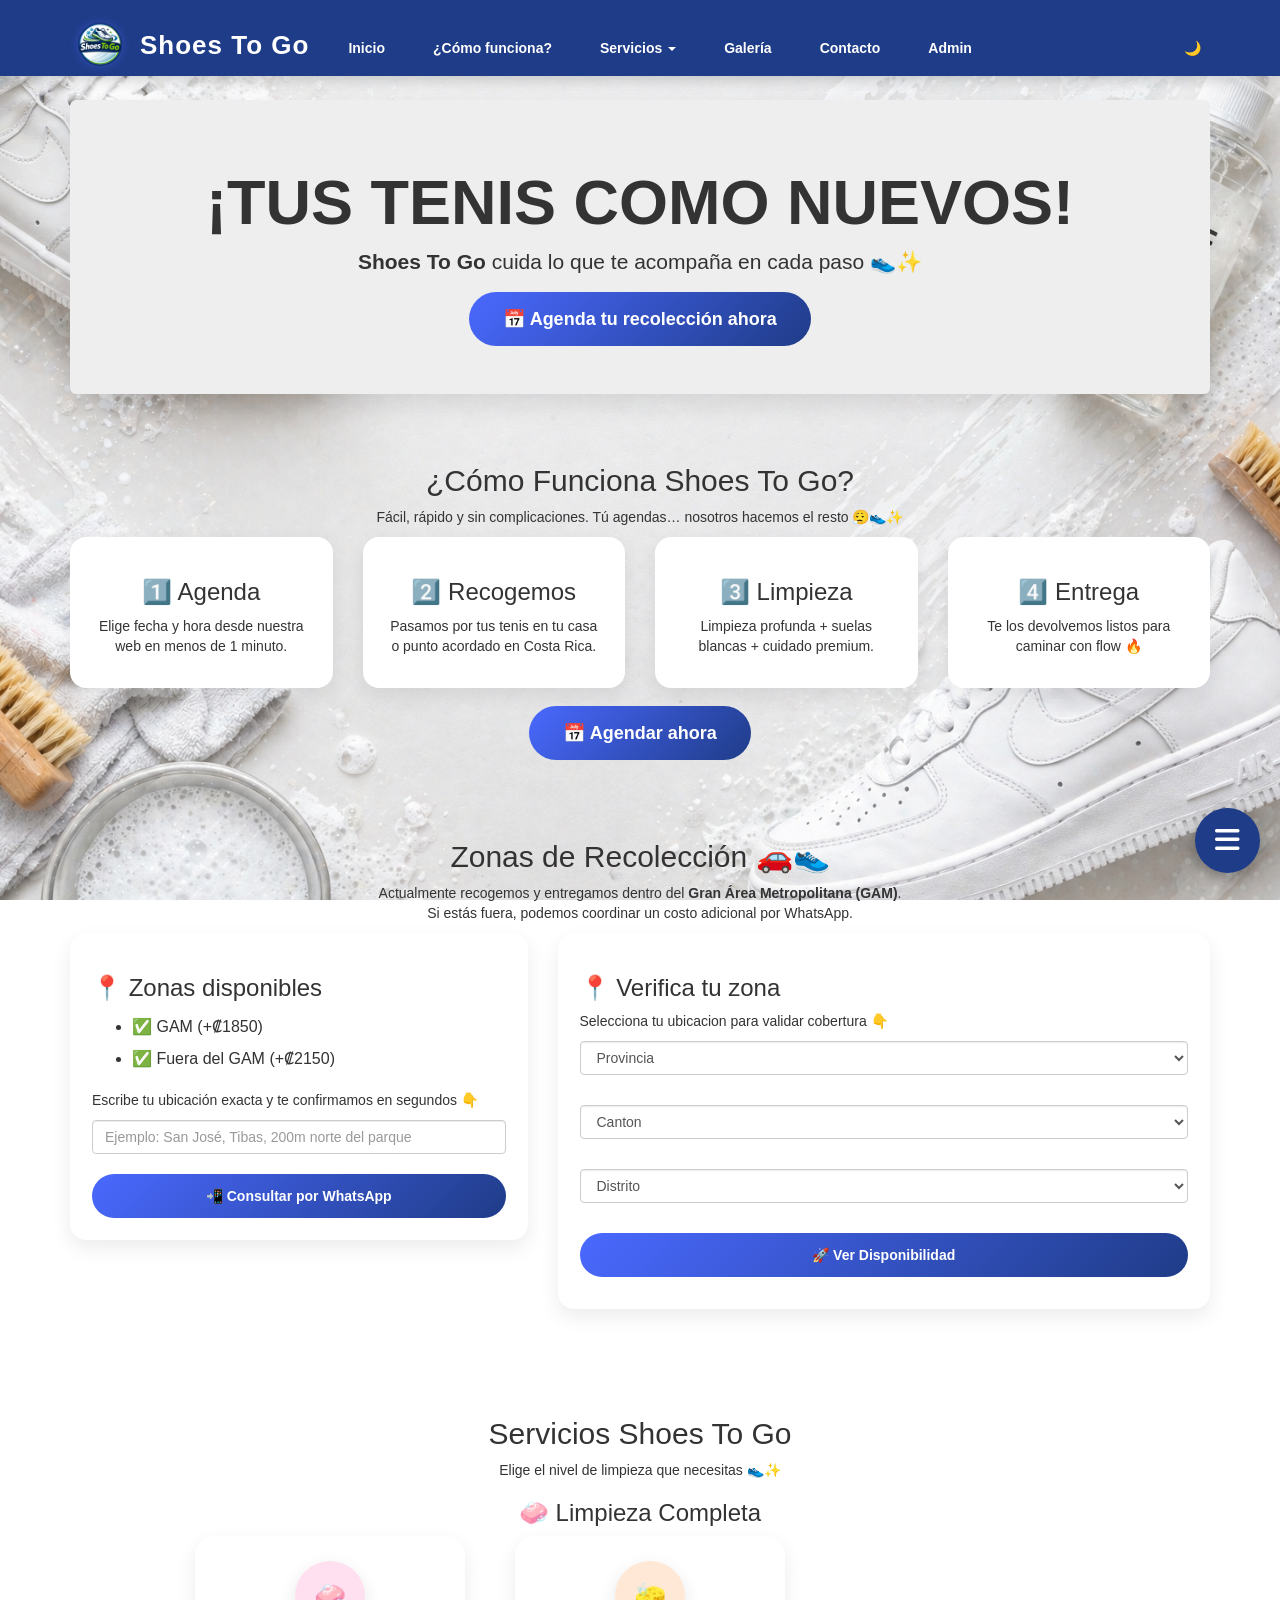
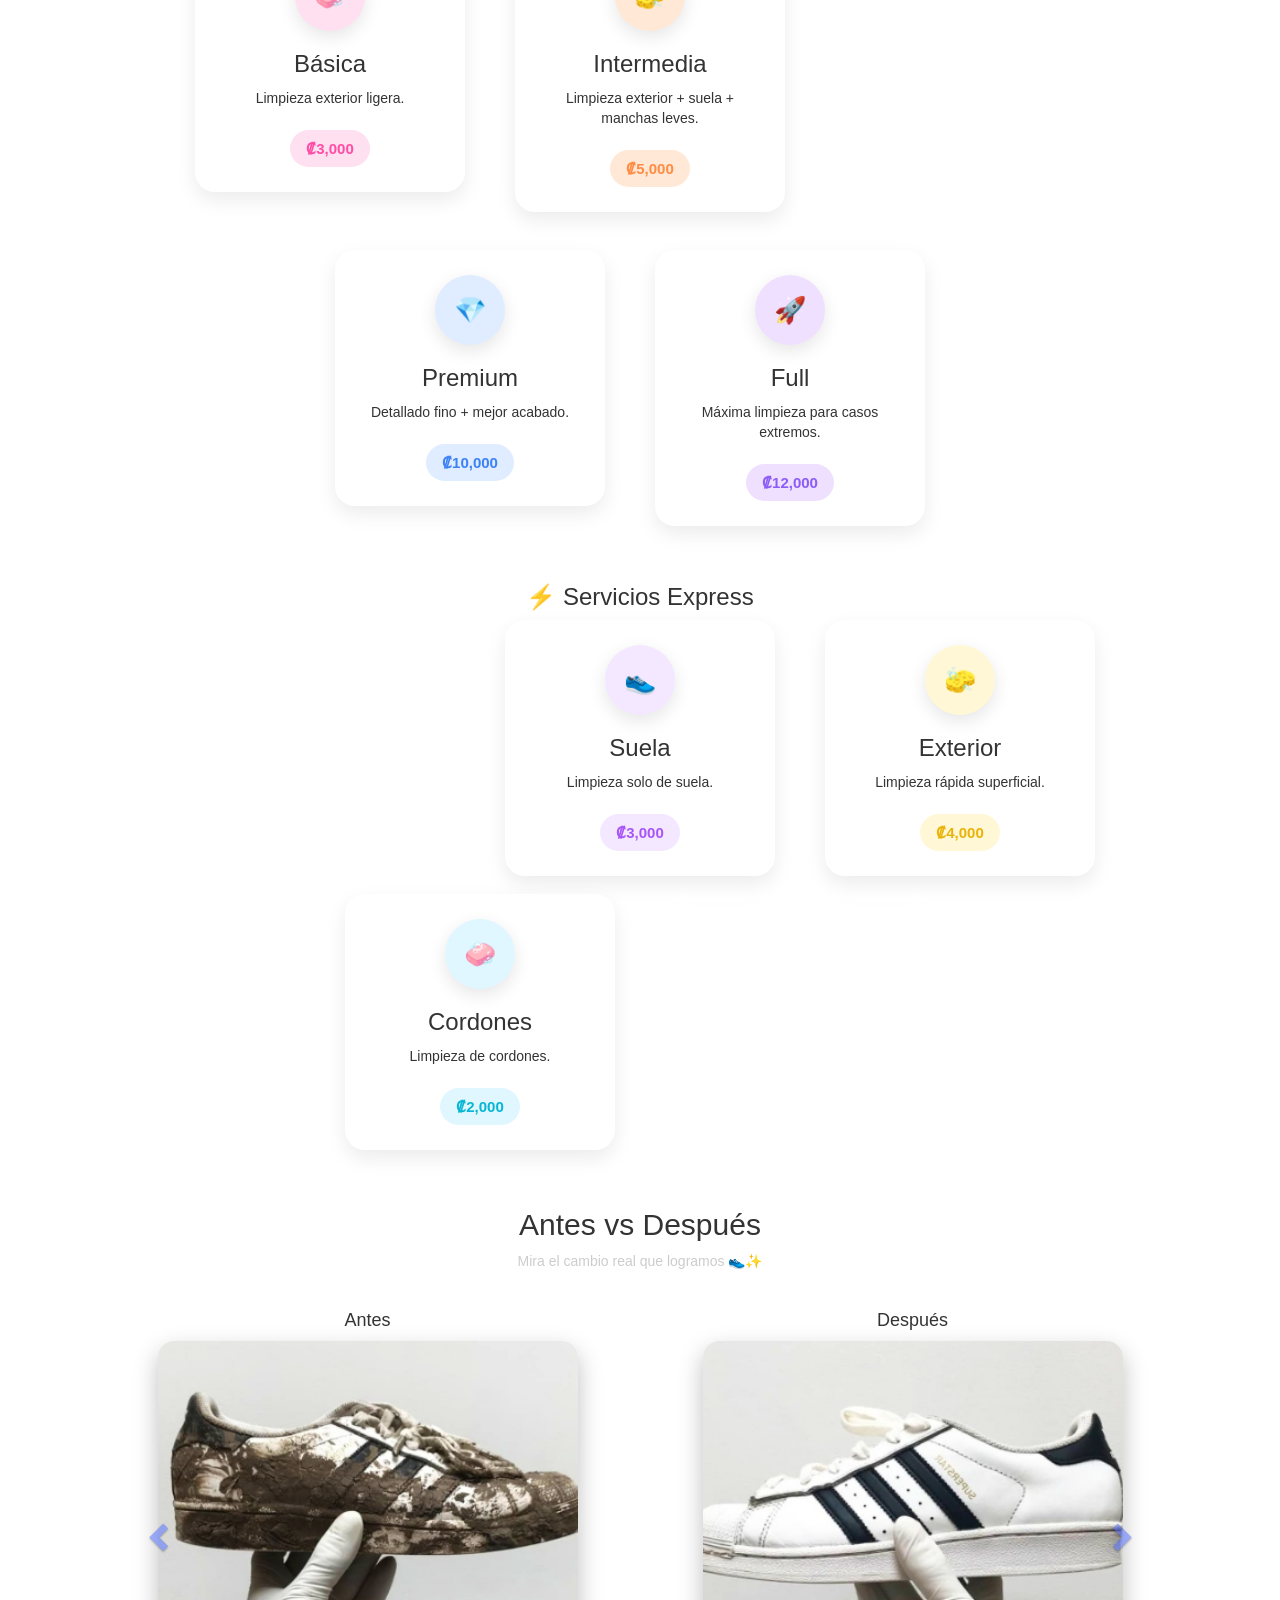
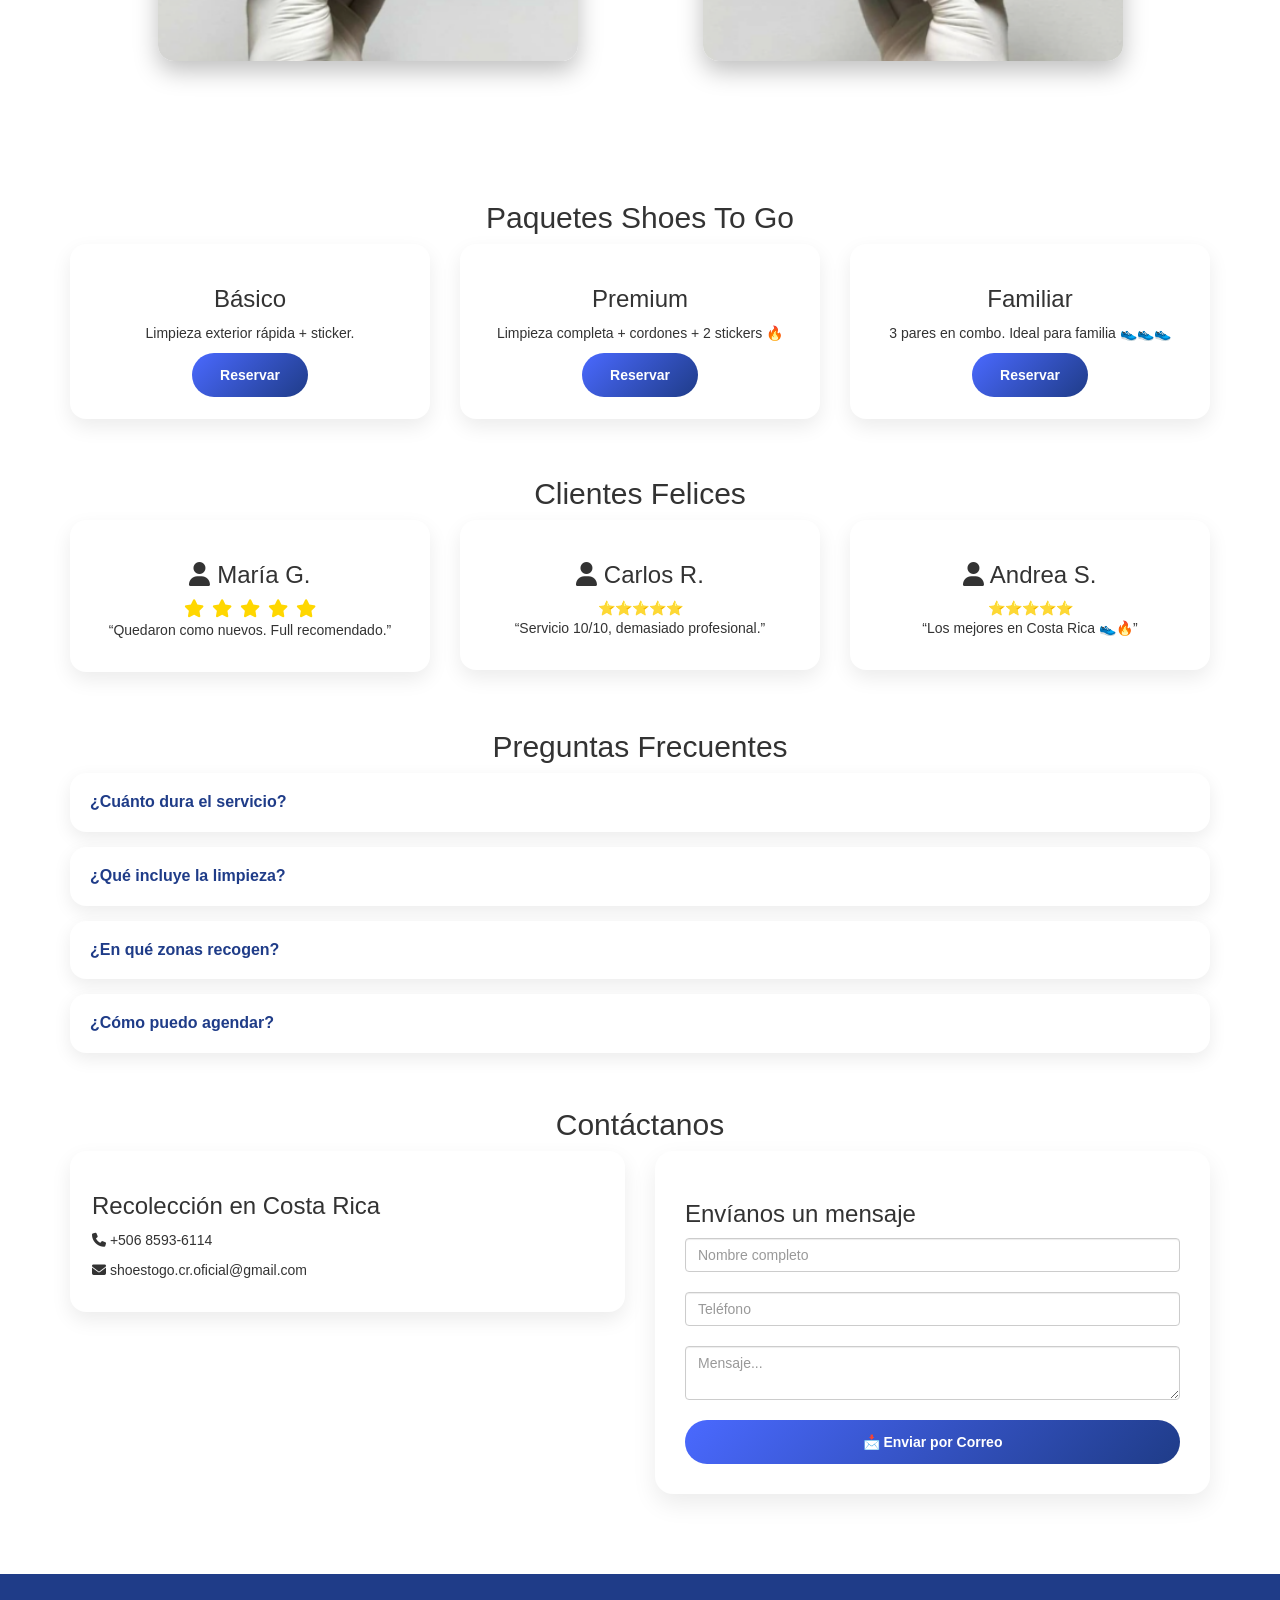
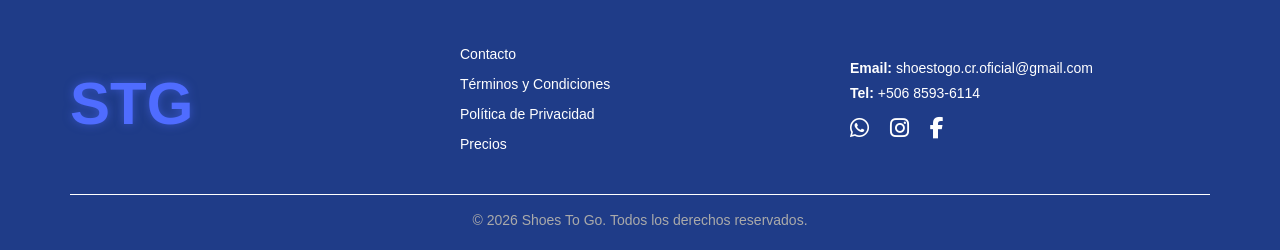
<file: index.html>
<!DOCTYPE html>
<html lang="es">
<head>
    <meta charset="UTF-8">
    <meta name="viewport" content="width=device-width, initial-scale=1.0">

    <title>Shoes To Go | Limpieza Profesional</title>

    <!-- ✅ CSS -->
    <link rel="stylesheet" href="style.css">

    <!-- ✅ Icono pestaña -->
    <link rel="icon" type="image/png" href="img/LOGO.png">
    
    <!-- ✅ Font Awesome -->
    <link rel="stylesheet"
        href="https://cdnjs.cloudflare.com/ajax/libs/font-awesome/6.5.0/css/all.min.css">

    <!-- ✅ Bootstrap -->
    <link rel="stylesheet"
        href="https://maxcdn.bootstrapcdn.com/bootstrap/3.4.1/css/bootstrap.min.css">
</head>

<body>

<!-- ============================= -->
<!-- ✅ NAVBAR -->
<!-- ============================= -->

<nav class="navbar navbar-inverse navbar-fixed-top">
  <div class="container">

    <div class="navbar-header">

      <!-- Botón responsive -->
      <button type="button" class="navbar-toggle" data-toggle="collapse" data-target="#menu">
        <span class="icon-bar"></span>
        <span class="icon-bar"></span>
        <span class="icon-bar"></span>
      </button>

      <!-- Logo -->
      <a class="navbar-brand" href="index.html">
        <img src="img/LOGO.png" alt="Logo" class="logo-navbar">
        Shoes To Go
      </a>
    </div>

    <!-- Menú -->
    <div class="collapse navbar-collapse" id="menu">

      <ul class="nav navbar-nav">

        <li><a href="#inicio">Inicio</a></li>
        <li><a href="#como-funciona">¿Cómo funciona?</a></li>

        <!-- Dropdown -->
        <li class="dropdown">
          <a href="#" class="dropdown-toggle" data-toggle="dropdown">
            Servicios <span class="caret"></span>
          </a>

          <ul class="dropdown-menu">
            <li><a href="#servicios">🧼 Limpieza</a></li>
            <li><a href="#precios">💰 Paquetes</a></li>
            <li><a href="#zonas">📍 Zonas</a></li>
            <li role="separator" class="divider"></li>
            <li><a href="html/reservas.html">📅 Reservar</a></li>
          </ul>
        </li>

        <li><a href="#galeria">Galería</a></li>
        <li><a href="#contacto">Contacto</a></li>

        <!-- 🔥 IMPORTANTE: sin / al inicio -->
        <li><a href="admin.html">Admin</a></li>

      </ul>

      <!-- Dark Mode -->
      <ul class="nav navbar-nav navbar-right">
        <li>
          <a href="#" onclick="toggleDarkMode()">🌙</a>
        </li>
      </ul>

    </div>

  </div>
</nav>


<!-- ============================= -->
<!-- ✅ HERO -->
<!-- ============================= -->

<div class="container" id="inicio">
    <div class="jumbotron text-center">
        <h1>¡TUS TENIS COMO NUEVOS!</h1>

        <p>
            <strong>Shoes To Go</strong> cuida lo que te acompaña en cada paso 👟✨
        </p>

        <a href="html/reservas.html" class="btn btn-primary btn-lg">
            📅 Agenda tu recolección ahora
        </a>
    </div>
</div>


<!-- ============================= -->
<!-- ✅ CÓMO FUNCIONA -->
<!-- ============================= -->

<div class="container" id="como-funciona">
    <h2 class="text-center">¿Cómo Funciona Shoes To Go?</h2>

    <p class="text-center">
        Fácil, rápido y sin complicaciones.  
        Tú agendas… nosotros hacemos el resto 😮‍💨👟✨
    </p>

    <div class="row">

        <div class="col-md-3">
            <div class="card-status text-center">
                <h3>1️⃣ Agenda</h3>
                <p>Elige fecha y hora desde nuestra web en menos de 1 minuto.</p>
            </div>
        </div>

        <div class="col-md-3">
            <div class="card-status text-center">
                <h3>2️⃣ Recogemos</h3>
                <p>Pasamos por tus tenis en tu casa o punto acordado en Costa Rica.</p>
            </div>
        </div>

        <div class="col-md-3">
            <div class="card-status text-center">
                <h3>3️⃣ Limpieza</h3>
                <p>Limpieza profunda + suelas blancas + cuidado premium.</p>
            </div>
        </div>

        <div class="col-md-3">
            <div class="card-status text-center">
                <h3>4️⃣ Entrega</h3>
                <p>Te los devolvemos listos para caminar con flow 🔥</p>
            </div>
        </div>

    </div>

    <div class="text-center">
        <a href="html/reservas.html" class="btn btn-primary btn-lg">
            📅 Agendar ahora
        </a>
    </div>
</div>

<!-- ============================= -->
<!-- 📍 ZONAS DE RECOLECCIÓN -->
<!-- ============================= -->

<div class="container" id="zonas">

    <h2 class="text-center">Zonas de Recolección 🚗👟</h2>

    <p class="text-center">
        Actualmente recogemos y entregamos dentro del <strong>Gran Área Metropolitana (GAM)</strong>.
        <br>
        Si estás fuera, podemos coordinar un costo adicional por WhatsApp.
    </p>

    <div class="row">

      <!-- Lista de zonas -->
        <div class="col-md-5">
            <div class="card-status">
            
                <h3>📍 Zonas disponibles</h3>

                <ul style="font-size:16px; line-height:2;">
                    <li>✅ GAM (+₡1850)</li>
                    <li>✅ Fuera del GAM (+₡2150)</li>
                </ul>
            
                <p style="margin-top:15px;">
                    Escribe tu ubicación exacta y te confirmamos en segundos 👇
                </p>
            
                <input type="text" 
                       id="ubicacionConsulta" 
                       class="form-control"
                       placeholder="Ejemplo: San José, Tibas, 200m norte del parque">
            
                <br>
            
                <button onclick="consultarUbicacion()" 
                        class="btn btn-primary btn-block">
                    📲 Consultar por WhatsApp
                </button>
            
            </div>
        </div>

        <!-- Mapa -->
        <div class="map-box">
            <div class="col-md-7">
                <div class="card-status">
                    <h3>📍 Verifica tu zona</h3>
                    <p>Selecciona tu ubicacion para validar cobertura 👇</p>

                    <select class="form-control" id="provincia">
                        <option value="provincia">Provincia</option>
                        <option value="sj">San José</option>
                        <option value="al">Alajuela</option>
                        <option value="hr">Heredia</option>
                        <option value="cr">cartago</option>
                    </select>

                    <br>

                    <select class="form-control" id="canton">
                        <option value="canton">Canton</option>
                    </select>

                    <br>

                    <select class="form-control" id="distrito">
                        <option value="distrito">Distrito</option>
                    </select>

                    <br>
                    
                    <button onclick="verificarZona()" class="btn btn-primary btn-block">
                        🚀 Ver Disponibilidad
                    </button>

                    <p id="resultadoZona" style="margin: top 15px;"></p>
                </div>
            </div>
        </div>

    </div>

</div>


<!-- ============================= -->
<!-- ✅ SERVICIOS -->
<!-- ============================= -->

<div class="container" id="servicios">
    <h2 class="text-center">Servicios Shoes To Go</h2>

    <p class="text-center">
        Elige el nivel de limpieza que necesitas 👟✨
    </p>

    <!-- ============================= -->
    <!-- 🧼 SERVICIOS NORMALES -->
    <!-- ============================= -->

    <h3 class="text-center">🧼 Limpieza Completa</h3>

    <div class="row">

        <div class="col-md-4">
            <div class="card-status service-card text-center">
                <div class="icon-circle pink">🧼</div>
                <h3>Básica</h3>
                <p>Limpieza exterior ligera.</p>
                <div class="price pink">₡3,000</div>
            </div>
        </div>

        <div class="col-md-4">
            <div class="card-status service-card text-center">
                <div class="icon-circle orange">🧽</div>
                <h3>Intermedia</h3>
                <p>Limpieza exterior + suela + manchas leves.</p>
                <div class="price orange">₡5,000</div>
            </div>
        </div>

        <div class="col-md-4">
            <div class="card-status service-card text-center">
                <div class="icon-circle red">🔥</div>
                <h3>Profunda</h3>
                <p>Limpieza completa + manchas dificiles.</p>
                <div class="price red">₡7,000</div>
            </div>
        </div>
        
        <div class="col-md-4">
            <div class="card-status service-card text-center">
                <div class="icon-circle blue">💎</div>
                <h3>Premium</h3>
                <p>Detallado fino + mejor acabado.</p>
                <div class="price blue">₡10,000</div>
            </div>
        </div>

        <div class="col-md-4">
            <div class="card-status service-card text-center">
                <div class="icon-circle purple">🚀</div>
                <h3>Full</h3>
                <p>Máxima limpieza para casos extremos.</p>
                <div class="price purple">₡12,000</div>
            </div>
        </div>

    </div>

    <!-- ============================= -->
    <!-- ⚡ SERVICIOS EXPRESS -->
    <!-- ============================= -->

    <h3 class="text-center" style="margin-top: 40px;">⚡ Servicios Express</h3>

    <div class="row">

        <div class="col-md-4">
            <div class="card-status service-card text-center">
                <div class="icon-circle green">🌬️</div>
                <h3>Olores</h3>
                <p>Eliminación de malos olores.</p>
                <div class="price green">₡3,000</div>
            </div>
        </div>
        
        <div class="col-md-4">
            <div class="card-status service-card text-center">
                <div class="icon-circle violet">👟</div>
                <h3>Suela</h3>
                <p>Limpieza solo de suela.</p>
                <div class="price violet">₡3,000</div>
            </div>
        </div>

        <div class="col-md-4">
            <div class="card-status service-card text-center">
                <div class="icon-circle yellow">🧽</div>
                <h3>Exterior</h3>
                <p>Limpieza rápida superficial.</p>
                <div class="price yellow">₡4,000</div>
            </div>
        </div>

    </div>

    <div class="row">

        <div class="col-md-4">
            <div class="card-status service-card text-center">
                <div class="icon-circle cyan">🧼</div>
                <h3>Cordones</h3>
                <p>Limpieza de cordones.</p>
                <div class="price cyan">₡2,000</div>
            </div>
        </div>

        <div class="col-md-4">
            <div class="card-status service-card text-center">
                <div class="icon-circle sky">🔄</div>
                <h3>Refresh</h3>
                <p>Limpieza rápida + olor fresco.</p>
                <div class="price sky">₡5,000</div>
            </div>
        </div>

    </div>
</div>


<!-- ============================= -->
<!-- 🎞️ GALERÍA -->
<!-- ============================= -->

<div class="container" id="galeria">
    <h2 class="text-center">Antes vs Después</h2>
    <p class="text-center">
        Mira el cambio real que logramos 👟✨
    </p>

    <div id="sliderZapatos" class="carousel slide" data-ride="carousel">

        <!-- Indicadores -->
        <ol class="carousel-indicators">
            <li data-target="#sliderZapatos" data-slide-to="0" class="active"></li>
            <li data-target="#sliderZapatos" data-slide-to="1"></li>
            <li data-target="#sliderZapatos" data-slide-to="2"></li>
        </ol>

        <!-- Slides -->
        <div class="carousel-inner">

            <div class="item active">
                <div class="row text-center">
                    <div class="col-md-6">
                        <h4>Antes</h4>
                        <img src="img/antes.png" class="compare-img">
                    </div>
                    <div class="col-md-6">
                        <h4>Después</h4>
                        <img src="img/despues.png" class="compare-img">
                    </div>
                </div>
            </div>

            <div class="item">
                <div class="row text-center">
                    <div class="col-md-6">
                        <h4>Antes</h4>
                        <img src="img/antes1.png" class="compare-img">
                    </div>
                    <div class="col-md-6">
                        <h4>Después</h4>
                        <img src="img/despues.png" class="compare-img">
                    </div>
                </div>
            </div>

            <div class="item">
                <div class="row text-center">
                    <div class="col-md-6">
                        <h4>Antes</h4>
                        <img src="img/antes3.png" class="compare-img">
                    </div>
                    <div class="col-md-6">
                        <h4>Después</h4>
                        <img src="img/despues.png" class="compare-img">
                    </div>
                </div>
            </div>

        </div>

        <!-- CONTROLES (solo aquí) -->
        <a class="left carousel-control" href="#sliderZapatos" data-slide="prev">
            <span class="glyphicon glyphicon-chevron-left"></span>
        </a>

        <a class="right carousel-control" href="#sliderZapatos" data-slide="next">
            <span class="glyphicon glyphicon-chevron-right"></span>
        </a>

    </div>
</div>


<!-- ============================= -->
<!-- 💰 PAQUETES -->
<!-- ============================= -->

<div class="container" id="precios">
    <h2 class="text-center">Paquetes Shoes To Go</h2>

    <div class="row">

        <div class="col-md-4">
            <div class="card-status text-center">
                <h3>Básico</h3>
                <p>Limpieza exterior rápida + sticker.</p>
                <a href="html/reservas.html" class="btn btn-reservar">
                    Reservar
                </a>
            </div>
        </div>

        <div class="col-md-4">
            <div class="card-status text-center">
                <h3>Premium</h3>
                <p>Limpieza completa + cordones + 2 stickers 🔥</p>
                <a href="html/reservas.html" class="btn btn-reservar">
                    Reservar
                </a>
            </div>
        </div>

        <div class="col-md-4">
            <div class="card-status text-center">
                <h3>Familiar</h3>
                <p>3 pares en combo. Ideal para familia 👟👟👟</p>
                <a href="html/reservas.html" class="btn btn-reservar">
                    Reservar
                </a>
            </div>
        </div>

    </div>
</div>


<!-- ============================= -->
<!-- ⭐ TESTIMONIOS -->
<!-- ============================= -->

<div class="container" id="testimonios">
    <h2 class="text-center">Clientes Felices</h2>

    <div class="row">

        <div class="col-md-4">
            <div class="card-status text-center">
                <h3><i class="fa-solid fa-user"></i> María G.</h3>
                <div class="stars">
                    <i class="fa-solid fa-star"></i>
                    <i class="fa-solid fa-star"></i>
                    <i class="fa-solid fa-star"></i>
                    <i class="fa-solid fa-star"></i>
                    <i class="fa-solid fa-star"></i>
                </div>
                <p>“Quedaron como nuevos. Full recomendado.”</p>
            </div>
        </div>

        <div class="col-md-4">
            <div class="card-status text-center">
                <h3><i class="fa-solid fa-user"></i> Carlos R.</h3>
                <div class="stars">
                    ⭐⭐⭐⭐⭐
                </div>
                <p>“Servicio 10/10, demasiado profesional.”</p>
            </div>
        </div>

        <div class="col-md-4">
            <div class="card-status text-center">
                <h3><i class="fa-solid fa-user"></i> Andrea S.</h3>
                <div class="stars">
                    ⭐⭐⭐⭐⭐
                </div>
                <p>“Los mejores en Costa Rica 👟🔥”</p>
            </div>
        </div>

    </div>
</div>


<!-- ============================= -->
<!-- ❓ FAQ -->
<!-- ============================= -->

<div class="container" id="faq">
    <h2 class="text-center">Preguntas Frecuentes</h2>

    <div class="faq-accordion">

        <div class="faq-item">
            <button class="faq-question">¿Cuánto dura el servicio?</button>
            <div class="faq-answer">
                Normalmente entre <strong>24 y 48 horas</strong>.
            </div>
        </div>

        <div class="faq-item">
            <button class="faq-question">¿Qué incluye la limpieza?</button>
            <div class="faq-answer">
                Limpieza completa + cordones + stickers + empaque premium.
            </div>
        </div>

        <div class="faq-item">
            <button class="faq-question">¿En qué zonas recogen?</button>
            <div class="faq-answer">
                GAM principal: San José, Heredia, Alajuela, Cartago.
            </div>
        </div>

        <div class="faq-item">
            <button class="faq-question">¿Cómo puedo agendar?</button>
            <div class="faq-answer">
                Presiona “Agendar ahora” y se envía directo a WhatsApp.
            </div>
        </div>

    </div>
</div>


<!-- ============================= -->
<!-- 📩 CONTACTO -->
<!-- ============================= -->

<div class="container" id="contacto">
    <h2 class="text-center">Contáctanos</h2>

    <div class="row">

        <div class="col-md-6">
            <div class="card-status">
                <h3>Recolección en Costa Rica</h3>
                <p><i class="fa-solid fa-phone"></i> +506 8593-6114</p>
                <p><i class="fa-solid fa-envelope"></i> shoestogo.cr.oficial@gmail.com</p>
            </div>
        </div>

        <div class="col-md-6">
            <form id="contactForm">
                <h3>Envíanos un mensaje</h3>

                <input type="text" id="cNombre" class="form-control"
                    placeholder="Nombre completo" required><br>

                <input type="tel" id="cTelefono" class="form-control"
                    placeholder="Teléfono" required><br>

                <textarea id="cMensaje" class="form-control"
                    placeholder="Mensaje..." required></textarea><br>

                <button type="submit" class="btn btn-primary btn-block">
                    📩 Enviar por Correo
                </button>
            </form>
        </div>

    </div>
</div>


<!-- ============================= -->
<!-- ☰ MENÚ FLOTANTE -->
<!-- ============================= -->

<div class="floating-menu">

    <button class="main-float-btn" onclick="toggleMenu()">
        <i class="fa-solid fa-bars"></i>
    </button>

    <a href="https://wa.me/50685936114" target="_blank" class="float-option whatsapp">
        <i class="fa-brands fa-whatsapp"></i>
    </a>

    <a href="https://www.instagram.com/shoes_to_go_cr/" target="_blank" class="float-option instagram">
        <i class="fa-brands fa-instagram"></i>
    </a>

    <a href="https://www.tiktok.com/@shoes.to.go1" target="_blank" class="float-option tiktok">
        <i class="fa-brands fa-tiktok"></i>
    </a>

    <a href="https://www.facebook.com/" target="_blank" class="float-option facebook">
        <i class="fa-brands fa-facebook-f"></i>
    </a>

    <a href="html/reservas.html" class="float-option calendar">
        <i class="fa-solid fa-calendar-check"></i>
    </a>

</div>


<!-- ============================= -->
<!-- ✅ FOOTER -->
<!-- ============================= -->

<div class="footer-pro-v2">
    <div class="container">
        <div class="row footer-content">

          <!-- 🧩 LOGO -->
            <div class="col-md-4 footer-logo">
                <h1>STG</h1>
            </div>
          
            <!-- 📄 LINKS -->
            <div class="col-md-4 footer-links">
                <ul>
                    <li><a href="html/contacto.html">Contacto</a></li>
                    <li><a href="html/terminos.html">Términos y Condiciones</a></li>
                    <li><a href="html/politica.html">Política de Privacidad</a></li>
                    <li><a href="html/precios.html">Precios</a></li>
                </ul>
            </div>
          
            <!-- 📱 INFO + REDES -->
            <div class="col-md-4 footer-contact">
                <p><strong>Email:</strong> shoestogo.cr.oficial@gmail.com</p>
                <p><strong>Tel:</strong> +506 8593-6114</p>
            
                <div class="footer-social">
                    <a href="https://wa.me/50685936114" target="_blank">
                        <i class="fa-brands fa-whatsapp"></i>
                    </a>
                    <a href="https://www.instagram.com/shoes_to_go_cr/" target="_blank">
                        <i class="fa-brands fa-instagram"></i>
                    </a>
                    <a href="https://www.facebook.com/profile.php?id=61588152610042">
                        <i class="fa-brands fa-facebook-f"></i>
                    </a>
                </div>
            </div>
        
        </div>

        <!-- 🔻 LÍNEA -->
        <hr>

        <!-- COPYRIGHT -->
        <div class="footer-bottom text-center">
            © 2026 Shoes To Go. Todos los derechos reservados.
        </div>

    </div>
</div>


<!-- ============================= -->
<!-- ✅ SCRIPTS -->
<!-- ============================= -->

<script>
/* FAQ acordeón */
document.querySelectorAll(".faq-question").forEach(btn => {
    btn.addEventListener("click", () => {
        const item = btn.parentElement;
        document.querySelectorAll(".faq-item").forEach(faq => {
            if (faq !== item) faq.classList.remove("active");
        });
        item.classList.toggle("active");
    });
});

/* Formulario correo */
document.getElementById("contactForm").addEventListener("submit", function(e) {
    e.preventDefault();

    let nombre = document.getElementById("cNombre").value;
    let telefono = document.getElementById("cTelefono").value;
    let mensaje = document.getElementById("cMensaje").value;

    let mailto =
        `mailto:shoestogo.cr.oficial@gmail.com?subject=Mensaje Shoes To Go&body=` +
        encodeURIComponent(
            `Nombre: ${nombre}\nTeléfono: ${telefono}\n\nMensaje:\n${mensaje}`
        );

    window.location.href = mailto;
});

/* Menú flotante */
function toggleMenu() {
    document.querySelector(".floating-menu").classList.toggle("active");
}

/* ============================= */
/* 🌙 DARK MODE GLOBAL */
/* ============================= */

function toggleDarkMode() {

    document.body.classList.toggle("dark-mode");

    if (document.body.classList.contains("dark-mode")) {
        localStorage.setItem("modoOscuro", "true");
    } else {
        localStorage.setItem("modoOscuro", "false");
    }
}

/* ============================= */
/* ✅ APLICAR AUTOMÁTICO AL ABRIR */
/* ============================= */

window.onload = function () {

    if (localStorage.getItem("modoOscuro") === "true") {
        document.body.classList.add("dark-mode");
    }

};

window.onload = function() {
    if (localStorage.getItem("modoOscuro") === "true") {
        document.body.classList.add("dark-mode");
    }
};

$('.carousel').carousel({
  interval: 4000
});

function consultarUbicacion() {

    let ubicacion = document.getElementById("ubicacionConsulta").value;

    if (!ubicacion) {
        alert("Por favor escribe tu ubicación antes de consultar.");
        return;
    }

    let mensaje =
        "Hola Shoes To Go 👟✨\n\n" +
        "Quiero consultar si mi ubicación está dentro de su zona de cobertura.\n\n" +
        "📍 Mi ubicación es:\n" +
        ubicacion + "\n\n" +
        "Quedo atento/a a la confirmación 🙌";

    window.open(
        "https://wa.me/50685936114?text=" + encodeURIComponent(mensaje),
        "_blank"
    );
}
</script>

<script src="https://ajax.googleapis.com/ajax/libs/jquery/3.6.0/jquery.min.js"></script>
<script src="https://maxcdn.bootstrapcdn.com/bootstrap/3.4.1/js/bootstrap.min.js"></script>

</script>

<script src="js/zona.js"></script>
</body>
</html>
</file>
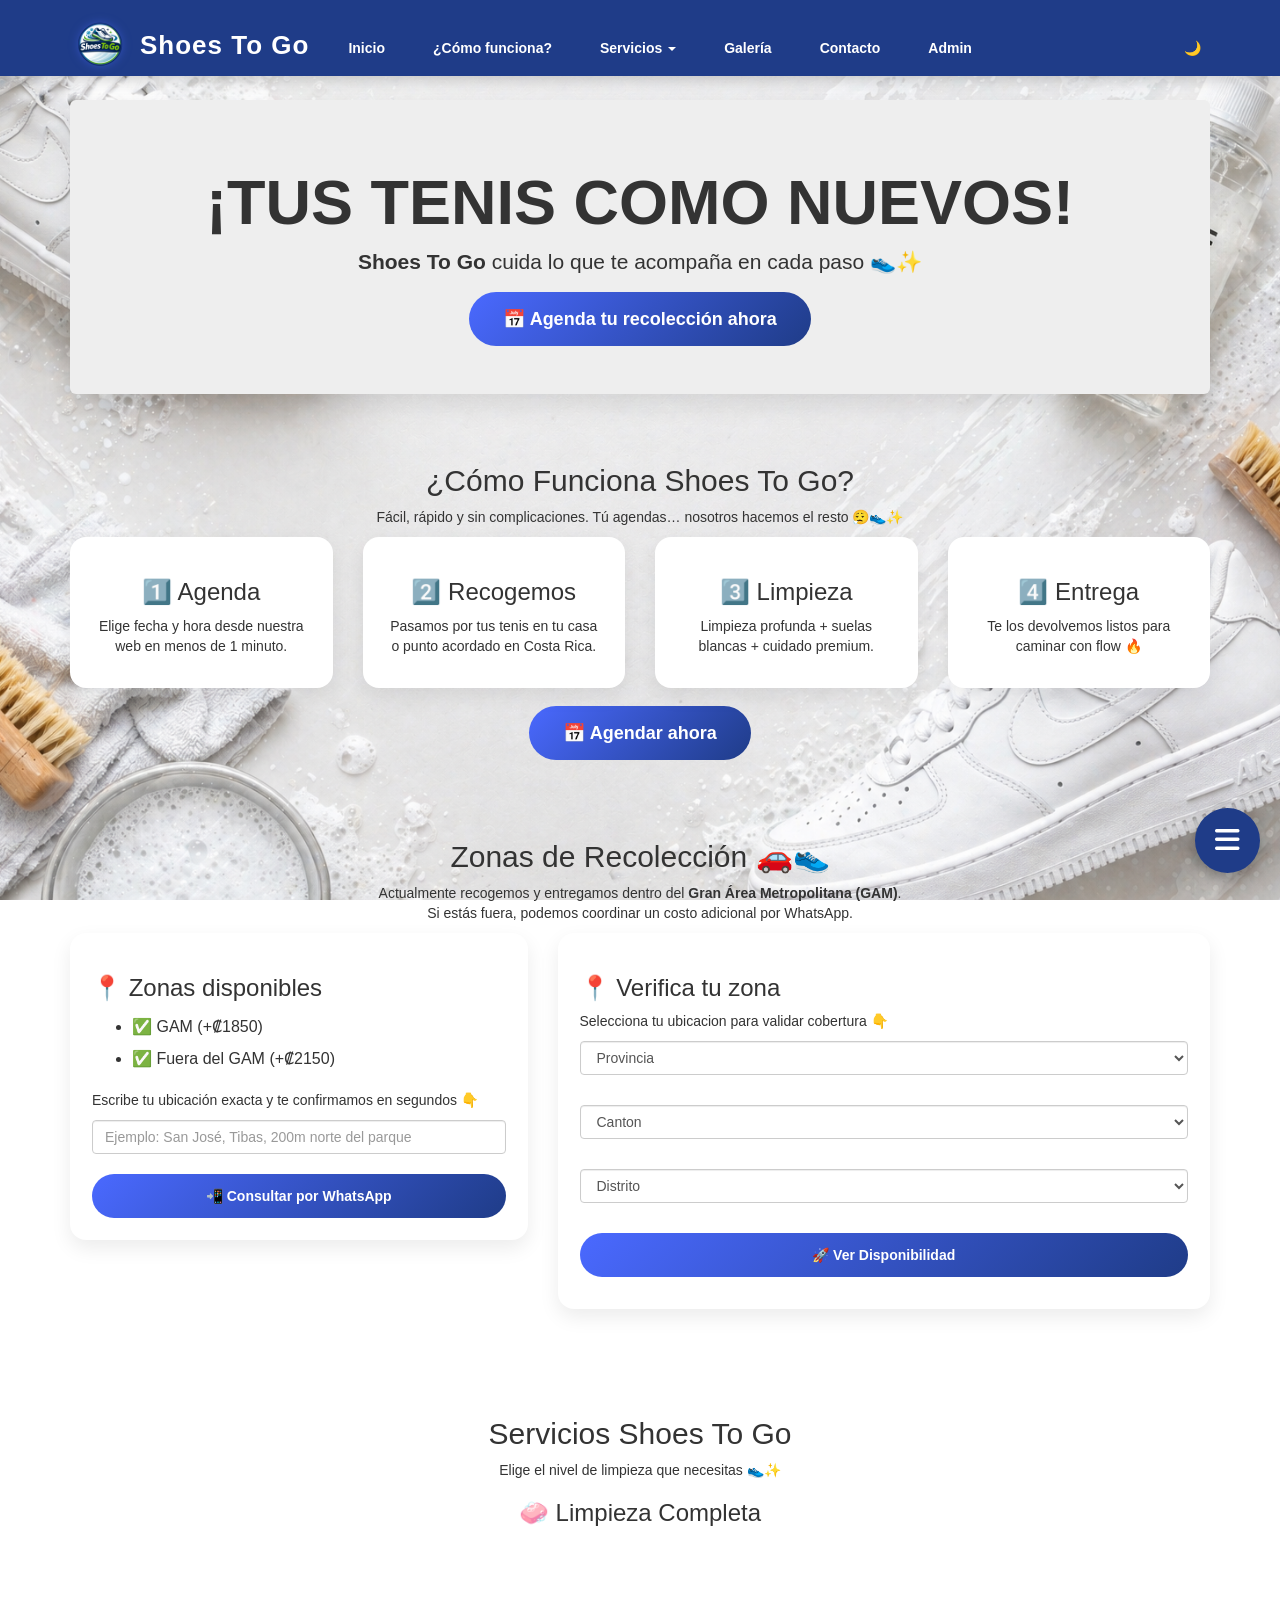
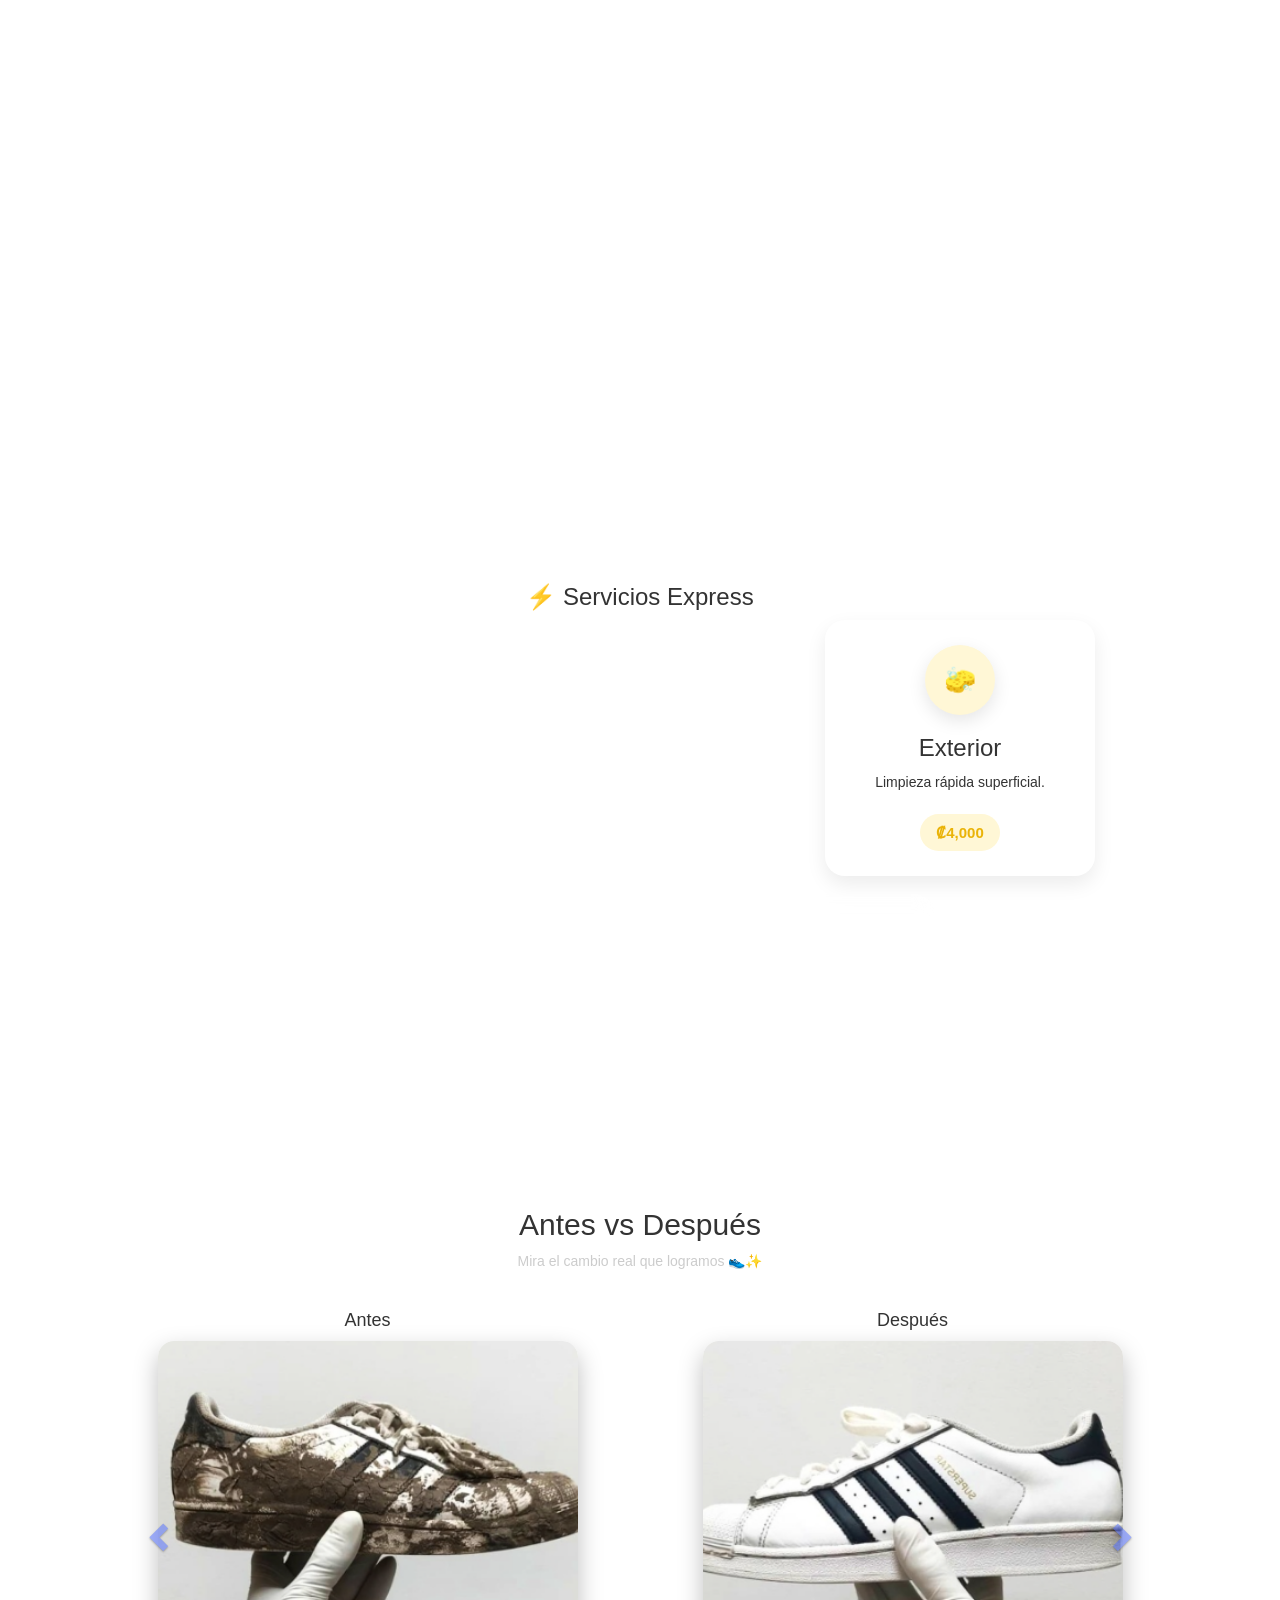
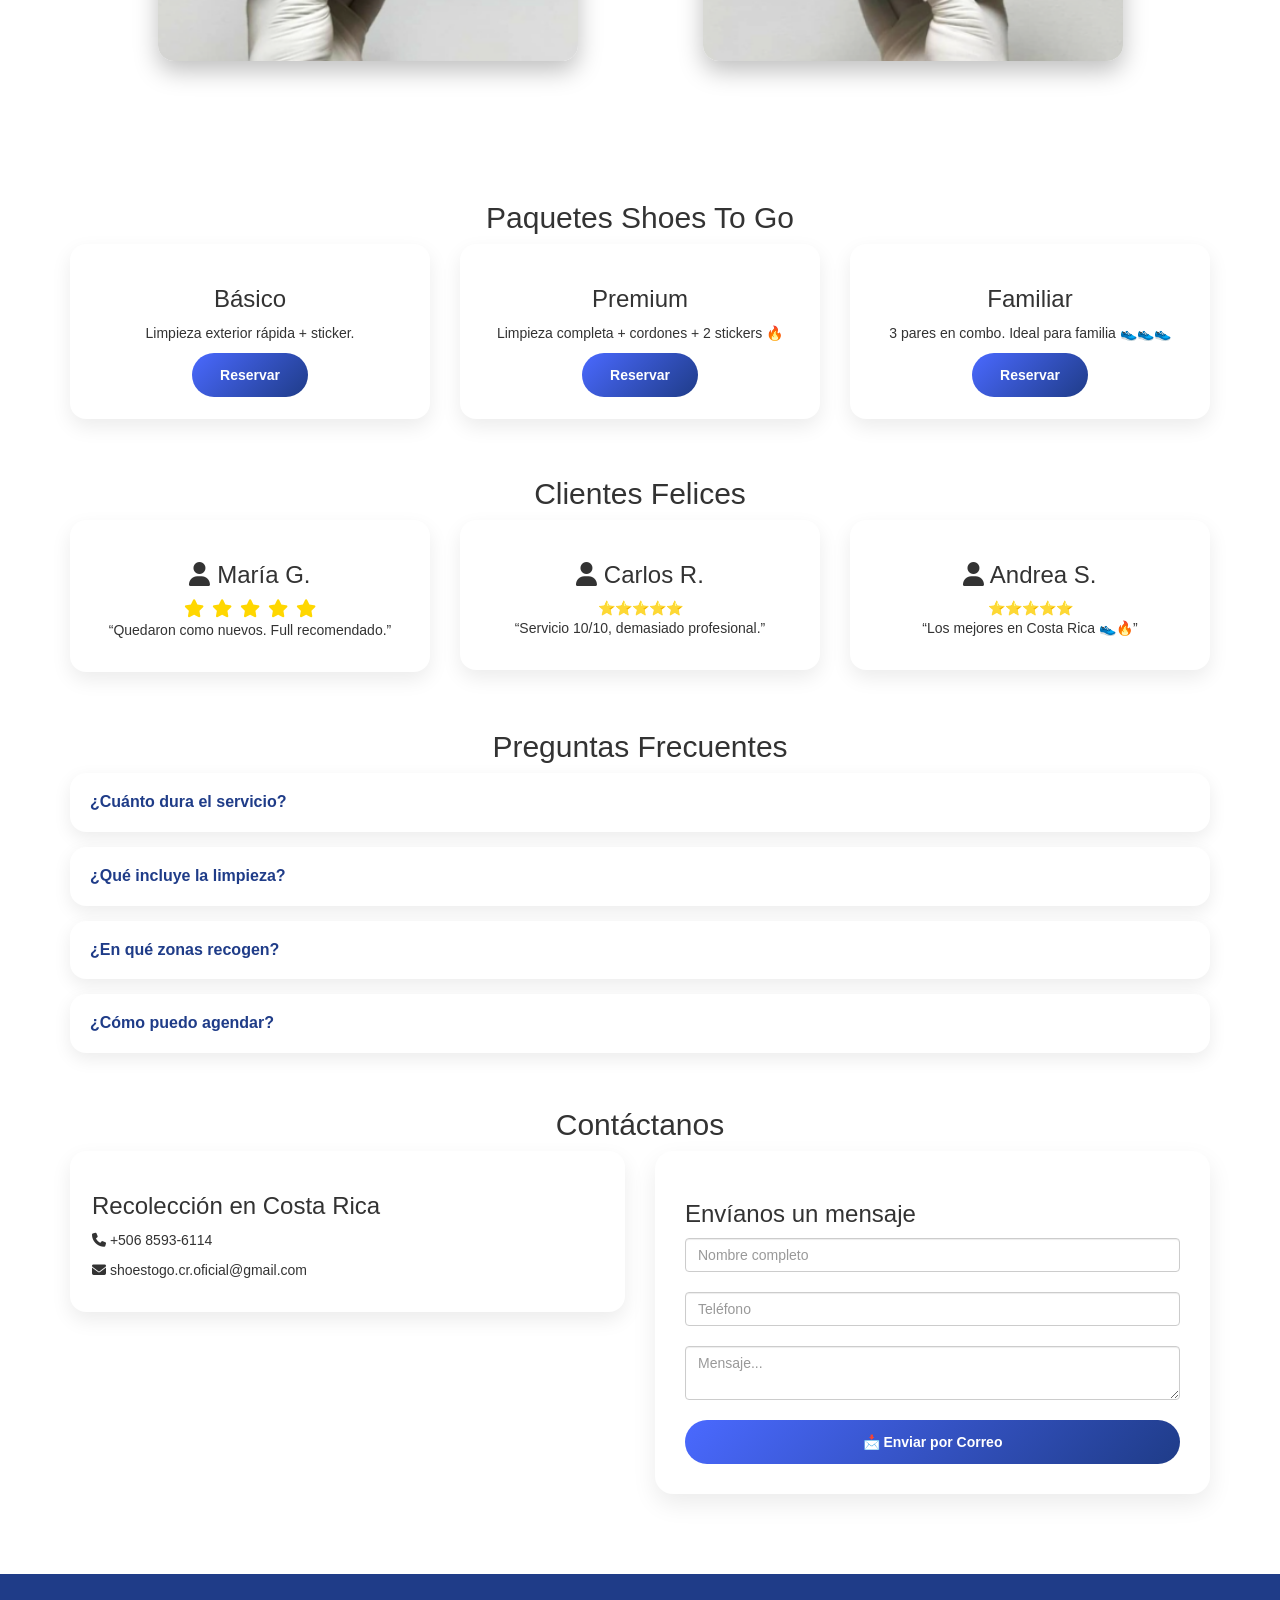
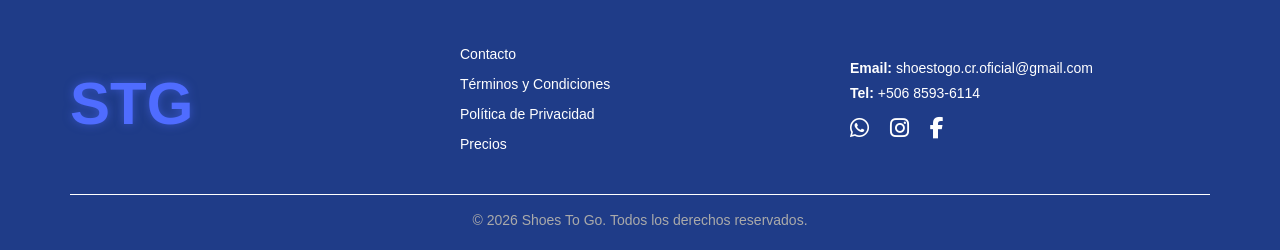
<file: admin.html>
<!DOCTYPE html>
<html lang="es">
<head>
<meta charset="UTF-8">
<title>Panel Admin | Shoes To Go</title>

<!-- Bootstrap -->
<link rel="stylesheet" href="https://maxcdn.bootstrapcdn.com/bootstrap/3.4.1/css/bootstrap.min.css">

<!-- TU CSS -->
<link rel="stylesheet" href="style.css">
<link rel="icon" type="image/png" href="img/LOGO.png">

</head>

<body>

<!-- 🔒 LOGIN SIMPLE -->
<script>
let password = prompt("Ingrese contraseña");

if (password !== "N10e031583#") {
  alert("Acceso denegado");
  window.location.href = "index.html";
}
</script>

<div class="container admin-box">

  <h1 class="text-center">📊 Panel de Reservas</h1>

  <!-- 🔍 FILTRO -->
  <div class="text-center" style="margin-bottom:20px;">
    <input type="date" id="filtroFecha" class="form-control" style="width:200px; display:inline;">
    <button onclick="filtrar()" class="btn btn-primary">Filtrar</button>
    <button onclick="location.reload()" class="btn btn-default">Reset</button>
  </div>

  <!-- 💰 TOTAL -->
  <h3 class="text-center">💰 Total del día: <span id="totalDia">₡0</span></h3>

  <!-- 📋 TABLA -->
  <table class="table table-bordered">
    <thead>
      <tr>
        <th>Fecha</th>
        <th>Hora</th>
        <th>Cliente</th>
        <th>Servicio</th>
        <th>Extras</th>
        <th>Total</th>
        <th>T&C</th>
        <th>Acción</th>
      </tr>
    </thead>
    <tbody id="tablaReservas"></tbody>
  </table>

</div>

<!-- 🔥 FIREBASE -->
<script type="module">
import { initializeApp } from "https://www.gstatic.com/firebasejs/12.2.1/firebase-app.js";
import { getFirestore, collection, getDocs, deleteDoc, doc } from "https://www.gstatic.com/firebasejs/12.2.1/firebase-firestore.js";

const firebaseConfig = {
  apiKey: "AIzaSyBBHvm1l1LeutIsRWRnY1VtX_zbtYdESBU",
  authDomain: "shoes-to-go-8d5ed.firebaseapp.com",
  projectId: "shoes-to-go-8d5ed",
  storageBucket: "shoes-to-go-8d5ed.firebasestorage.app",
  messagingSenderId: "330613583692",
  appId: "1:330613583692:web:93935f1cec184a05e529e9"
};

const app = initializeApp(firebaseConfig);
const db = getFirestore(app);

// 🔥 CARGAR RESERVAS
async function cargarReservas() {
  let tabla = document.getElementById("tablaReservas");
  let total = 0;

  tabla.innerHTML = "";

  let snapshot = await getDocs(collection(db, "reservas"));

  let reservas = [];

  snapshot.forEach(docSnap => {
    reservas.push({ id: docSnap.id, ...docSnap.data() });
  });

  // 🔥 ordenar por fecha y hora
  reservas.sort((a, b) => (a.fecha + a.hora).localeCompare(b.fecha + b.hora));

  reservas.forEach(data => {

    total += parseInt(data.total.replace(/[₡.,]/g, "")) || 0;

    let extrasTexto = data.extras && data.extras.length > 0
      ? data.extras.map(e => `<span class="badge">${e}</span>`).join(" ")
      : "—";

    let acepta = data.aceptaTerminos ? "✅" : "❌";

    let fila = `
      <tr>
        <td>${data.fecha}</td>
        <td>${data.hora}</td>
        <td>${data.nombre}</td>
        <td>${data.servicio}</td>
        <td>${extrasTexto}</td>
        <td>${data.total}</td>
        <td>${acepta}</td>
        <td>
          <button onclick="eliminarReserva('${data.id}')" class="btn btn-eliminar btn-xs">🗑️</button>
        </td>
      </tr>
    `;

    tabla.innerHTML += fila;
  });

  if (tabla.innerHTML === "") {
    tabla.innerHTML = `
      <tr>
        <td colspan="8" style="text-align:center; padding:20px;">
          No hay reservas
        </td>
      </tr>
    `;
  }

  document.getElementById("totalDia").innerText = "₡" + total.toLocaleString();
}
  
// 🔥 ELIMINAR
window.filtrar = async function() {
  let fechaFiltro = document.getElementById("filtroFecha").value;
  let tabla = document.getElementById("tablaReservas");
  let total = 0;

  tabla.innerHTML = "";

  let snapshot = await getDocs(collection(db, "reservas"));

  snapshot.forEach(docSnap => {
    let data = docSnap.data();

    if (fechaFiltro && data.fecha !== fechaFiltro) return;

    total += parseInt(data.total.replace(/[₡.,]/g, "")) || 0;

    let extrasTexto = data.extras && data.extras.length > 0
      ? data.extras.map(e => `<span class="badge">${e}</span>`).join(" ")
      : "—";

    let acepta = data.aceptaTerminos ? "✅" : "❌";

    let fila = `
      <tr>
        <td>${data.fecha}</td>
        <td>${data.hora}</td>
        <td>${data.nombre}</td>
        <td>${data.servicio}</td>
        <td>${extrasTexto}</td>
        <td>${data.total}</td>
        <td>${acepta}</td>
        <td>
          <button onclick="eliminarReserva('${docSnap.id}')" class="btn btn-eliminar btn-xs">🗑️</button>
        </td>
      </tr>
    `;

    tabla.innerHTML += fila;
  });

  if (tabla.innerHTML === "") {
    tabla.innerHTML = `
      <tr>
        <td colspan="8" style="text-align:center; padding:20px;">
          No hay reservas para esta fecha
        </td>
      </tr>
    `;
  }

  document.getElementById("totalDia").innerText = "₡" + total.toLocaleString();
};

cargarReservas();
</script>

<!-- 🌙 DARK MODE -->
<script>
if (localStorage.getItem("modoOscuro") === "true") {
  document.body.classList.add("dark-mode");
}
</script>

</body>
</html>
</file>
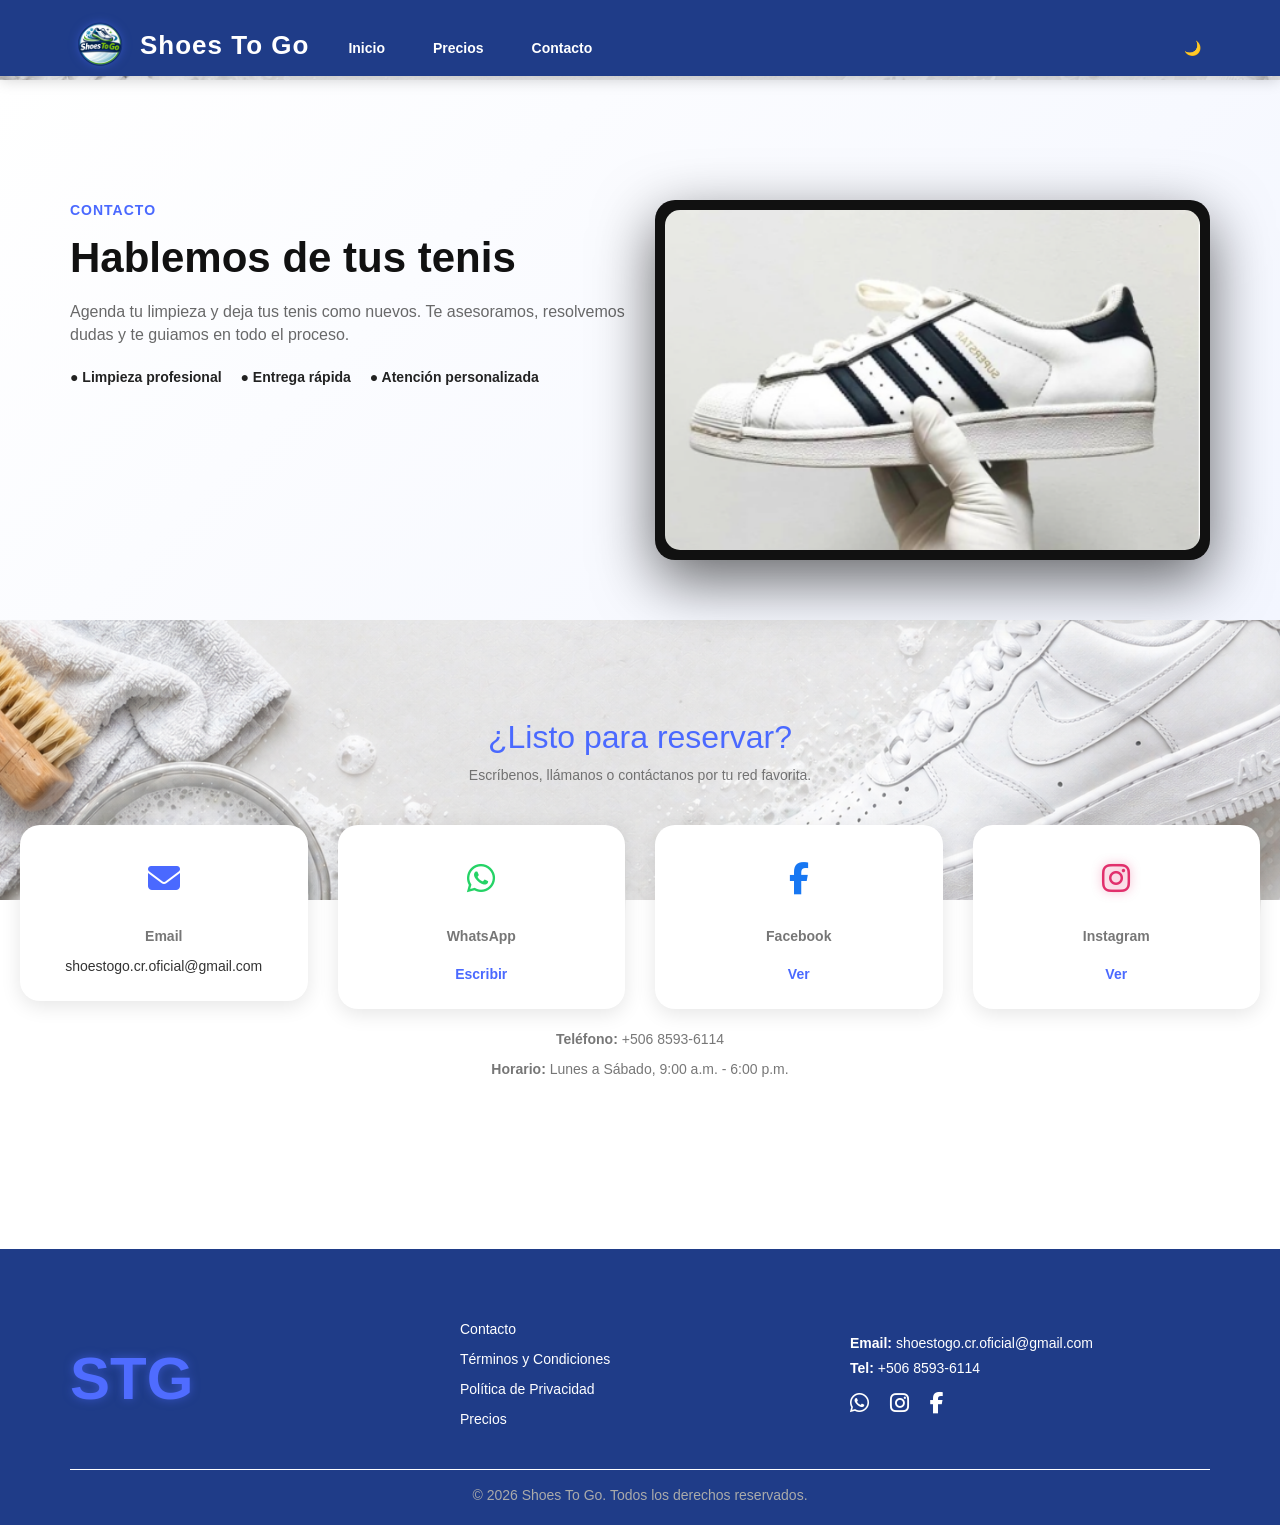
<file: html/contacto.html>
<!DOCTYPE html>
<html lang="en">
<head>
    <meta charset="UTF-8">
    <meta name="viewport" content="width=device-width, initial-scale=1.0">
    <title>Contacto | Shoes To Go</title>
    <meta name="viewport" content="width=device-width, initial-scale">
    <link rel="stylesheet" href="../style.css">
    <link rel="icon" type="image/png" href="../img/LOGO.png">
    <link rel="stylesheet" href="https://cdnjs.cloudflare.com/ajax/libs/font-awesome/6.5.0/css/all.min.css">
    <link rel="stylesheet" href="https://maxcdn.bootstrapcdn.com/bootstrap/3.4.1/css/bootstrap.min.css">
</head>
<body>
    <!-- 🔷 NAVBAR -->
    <nav class="navbar navbar-inverse navbar-fixed-top">
        <div class="container">

            <div class="navbar-header">
                <button type="button" class="navbar-toggle" data-toggle="collapse" data-target="#menu">
                    <span class="icon-bar"></span>
                    <span class="icon-bar"></span>
                    <span class="icon-bar"></span>
                </button>
              
                <a class="navbar-brand" href="../index.html">
                    <img src="../img/LOGO.png" alt="Logo" class="logo-navbar">
                    Shoes To Go
                </a>
            </div>
          
            <div class="collapse navbar-collapse" id="menu">

                <ul class="nav navbar-nav">
                    <li><a href="../index.html">Inicio</a></li>
                    <li><a href="precios.html">Precios</a></li>
                    <li><a href="contacto.html">Contacto</a></li>
                </ul>
              
                <ul class="nav navbar-nav navbar-right">
                    <li>
                        <a href="#" onclick="toggleDarkMode()">🌙</a>
                    </li>
                </ul>

            </div>

        </div>
    </nav>

    <main>

    <!-- HERO -->
        <section class="contact-hero">
            <div class="container">
                <div class="row align-items-center">

                    <!-- TEXTO -->
                    <div class="col-md-6">
                        <p class="contact-tag">CONTACTO</p>
                        
                        <h1>Hablemos de tus tenis</h1>
                        
                        <p class="contact-desc">
                            Agenda tu limpieza y deja tus tenis como nuevos.
                            Te asesoramos, resolvemos dudas y te guiamos en todo el proceso.
                        </p>
                      
                        <div class="contact-points">
                            <span>● Limpieza profesional</span>
                            <span>● Entrega rápida</span>
                            <span>● Atención personalizada</span>
                        </div>
                    </div>
                  
                    <!-- IMAGEN PRO -->
                    <div class="col-md-6 text-center">
                        <div class="contact-card-img">
                            <img src="../img/despues.png">
                        </div>
                    </div>
                
                </div>
            </div>
        </section>

        <!-- INFO -->
        <section class="contact-info text-center">
        
            <h2>¿Listo para reservar?</h2>

            <p>
                Escríbenos, llámanos o contáctanos por tu red favorita.
            </p>
        
            <div class="row">
            
                <div class="col-xs-12 col-sm-6 col-md-3">
                    <div class="contact-card">
                        <i class="fas fa-envelope contact-icon email"></i>
                        <p>Email</p>
                        <span>shoestogo.cr.oficial@gmail.com</span>
                    </div>
                </div>

                <div class="col-xs-12 col-sm-6 col-md-3">
                    <div class="contact-card">
                        <i class="fab fa-whatsapp contact-icon whatsapp"></i>
                        <p>WhatsApp</p>
                        <a href="https://wa.me/50685936114" target="_blank">Escribir</a>
                    </div>
                </div>

                <div class="col-xs-12 col-sm-6 col-md-3">
                    <div class="contact-card">
                        <i class="fab fa-facebook-f contact-icon facebook"></i>
                        <p>Facebook</p>
                        <a href="https://www.facebook.com/profile.php?id=61588152610042">Ver</a>
                    </div>
                </div>

                <div class="col-xs-12 col-sm-6 col-md-3">
                    <div class="contact-card">
                        <i class="fab fa-instagram contact-icon instagram"></i>
                        <p>Instagram</p>
                        <a href="https://www.instagram.com/shoes_to_go_cr/">Ver</a>
                    </div>
                </div>
            
            </div>
        
            <br>
        
            <p><strong>Teléfono:</strong> +506 8593-6114</p>
            <p><strong>Horario:</strong> Lunes a Sábado, 9:00 a.m. - 6:00 p.m.</p>
        
        </section>

    </main>

    <div class="footer-pro-v2">
        <div class="container">
            <div class="row footer-content">
            
              <!-- 🧩 LOGO -->
                <div class="col-md-4 footer-logo">
                    <h1>STG</h1>
                </div>
            
                <!-- 📄 LINKS -->
                <div class="col-md-4 footer-links">
                    <ul>
                        <li><a href="contacto.html">Contacto</a></li>
                        <li><a href="terminos.html">Términos y Condiciones</a></li>
                        <li><a href="politica.html">Política de Privacidad</a></li>
                        <li><a href="precios.html">Precios</a></li>
                    </ul>
                </div>
            
                <!-- 📱 INFO + REDES -->
                <div class="col-md-4 footer-contact">
                    <p><strong>Email:</strong> shoestogo.cr.oficial@gmail.com</p>
                    <p><strong>Tel:</strong> +506 8593-6114</p>
                
                    <div class="footer-social">
                        <a href="https://wa.me/50685936114" target="_blank">
                            <i class="fa-brands fa-whatsapp"></i>
                        </a>
                        <a href="https://www.instagram.com/shoes_to_go_cr/" target="_blank">
                            <i class="fa-brands fa-instagram"></i>
                        </a>
                        <a href="https://www.facebook.com/profile.php?id=61588152610042">
                            <i class="fa-brands fa-facebook-f"></i>
                        </a>
                    </div>
                </div>
            
            </div>
        
            <!-- 🔻 LÍNEA -->
            <hr>
        
            <!-- COPYRIGHT -->
            <div class="footer-bottom text-center">
                © 2026 Shoes To Go. Todos los derechos reservados.
            </div>
        
        </div>
    </div>
    <meta name="viewport" content="width=device-width, initial-scale=1.0">
    <!-- 🌙 DARK MODE -->
    <script>
    function toggleDarkMode(){
        document.body.classList.toggle("dark-mode");
        localStorage.setItem("modoOscuro", document.body.classList.contains("dark-mode"));
    }

    if(localStorage.getItem("modoOscuro") === "true"){
        document.body.classList.add("dark-mode");
    }
    </script>
        <!-- jQuery (OBLIGATORIO para Bootstrap 3) -->
    <script src="https://ajax.googleapis.com/ajax/libs/jquery/3.6.0/jquery.min.js"></script>
    
    <!-- Bootstrap JS -->
    <script src="https://maxcdn.bootstrapcdn.com/bootstrap/3.4.1/js/bootstrap.min.js"></script>

</body>
</html>
</file>
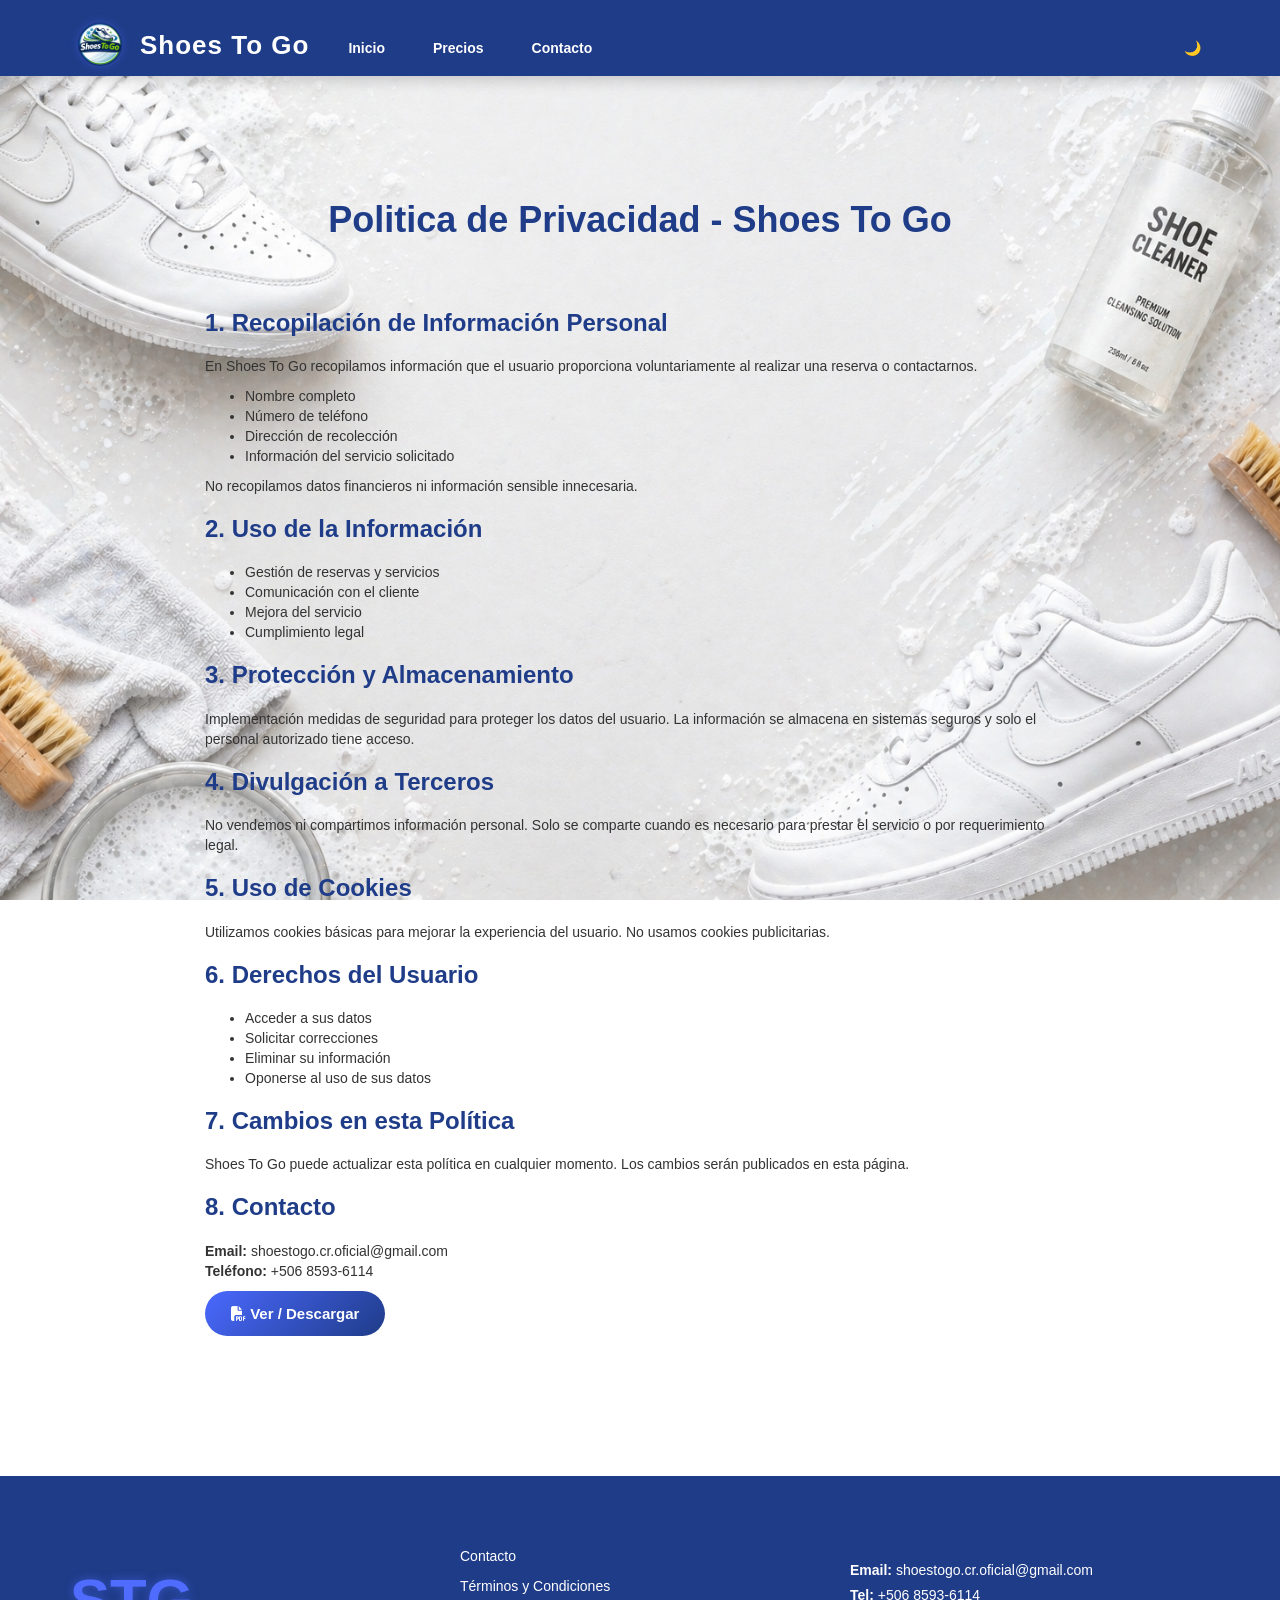
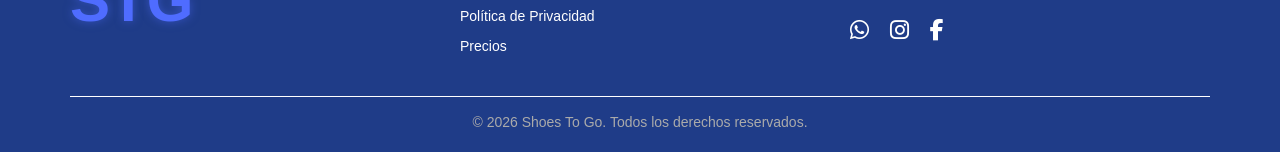
<file: html/politica.html>
<!DOCTYPE html>
<html lang="en">
<head>
    <meta charset="UTF-8">
    <meta name="viewport" content="width=device-width, initial-scale=1.0">
    <title>Politica de Privacidad | Shoes To Go</title>
    <link rel="icon" type="image/png" href="../img/LOGO.png">
    <meta name="viewport" content="width=device-width, initial-scale=1">
    <link rel="stylesheet" href="https://maxcdn.bootstrapcdn.com/bootstrap/3.4.1/css/bootstrap.min.css">
    <link rel="stylesheet" href="https://cdnjs.cloudflare.com/ajax/libs/font-awesome/6.5.0/css/all.min.css">
    <link rel="stylesheet" href="../style.css">
</head>
<body>
    <!-- 🔷 NAVBAR -->
    <nav class="navbar navbar-inverse navbar-fixed-top">
        <div class="container">
        
            <div class="navbar-header">
                <button type="button" class="navbar-toggle" data-toggle="collapse" data-target="#menu">
                    <span class="icon-bar"></span>
                    <span class="icon-bar"></span>
                    <span class="icon-bar"></span>
                </button>
              
                <a class="navbar-brand" href="../index.html">
                    <img src="../img/LOGO.png" alt="Logo" class="logo-navbar">
                    Shoes To Go
                </a>
            </div>
          
            <div class="collapse navbar-collapse" id="menu">
                <ul class="nav navbar-nav">
                    <li><a href="../index.html">Inicio</a></li>
                    <li><a href="precios.html">Precios</a></li>
                    <li><a href="contacto.html">Contacto</a></li>
                </ul>
              
                <ul class="nav navbar-nav navbar-right">
                    <li>
                        <a href="#" onclick="toggleDarkMode()">🌙</a>
                    </li>
                </ul>
            </div>
          
        </div>
    </nav>

    <main class="container" style="margin-top:100px; margin-bottom:60px; max-width:900px;">
        <h1 class="text-center" style="margin-bottom:30px;">
            Politica de Privacidad - Shoes To Go
        </h1>

        <br>

        <h3>1. Recopilación de Información Personal</h3>
        <p>
            En Shoes To Go recopilamos información que el usuario proporciona voluntariamente al realizar una reserva o contactarnos.
        </p>
        <ul>
            <li>Nombre completo</li>
            <li>Número de teléfono</li>
            <li>Dirección de recolección</li>
            <li>Información del servicio solicitado</li>
        </ul>

        <p>
            No recopilamos datos financieros ni información sensible innecesaria.
        </p>

        <h3>2. Uso de la Información</h3>
        <ul>
            <li>Gestión de reservas y servicios</li>
            <li>Comunicación con el cliente</li>
            <li>Mejora del servicio</li>
            <li>Cumplimiento legal</li>
        </ul>

        <h3>3. Protección y Almacenamiento</h3>
        <p>
            Implementación medidas de seguridad para proteger los datos del usuario. La información se almacena en sistemas seguros y solo el personal autorizado tiene acceso.
        </p>

        <h3>4. Divulgación a Terceros</h3>
        <p>
            No vendemos ni compartimos información personal. Solo se comparte cuando es necesario para prestar el servicio o por requerimiento legal.
        </p>

        <h3>5. Uso de Cookies</h3>
        <p>
            Utilizamos cookies básicas para mejorar la experiencia del usuario. No usamos cookies publicitarias.
        </p>
        
        <h3>6. Derechos del Usuario</h3>
        <ul>
            <li>Acceder a sus datos</li>
            <li>Solicitar correcciones</li>
            <li>Eliminar su información</li>
            <li>Oponerse al uso de sus datos</li>
        </ul>

        <h3>7. Cambios en esta Política</h3>
        <p>
            Shoes To Go puede actualizar esta política en cualquier momento. Los cambios serán publicados en esta página.
        </p>

        <h3>8. Contacto</h3>
        <p>
            <strong>Email:</strong> shoestogo.cr.oficial@gmail.com<br>
            <strong>Teléfono:</strong> +506 8593-6114
        </p>

        <a href="../doc/ShoesToGo-Politica_de_Privacidad.pdf" target="_blank" class="btn btn-primary">
            <i class="fa fa-file-pdf"></i> Ver / Descargar
        </a>
    </main>

    <div class="footer-pro-v2">
        <div class="container">
            <div class="row footer-content">

              <!-- 🧩 LOGO -->
                <div class="col-md-4 footer-logo">
                    <h1>STG</h1>
                </div>
            
                <!-- 📄 LINKS -->
                <div class="col-md-4 footer-links">
                    <ul>
                        <li><a href="contacto.html">Contacto</a></li>
                        <li><a href="terminos.html">Términos y Condiciones</a></li>
                        <li><a href="politica.html">Política de Privacidad</a></li>
                        <li><a href="precios.html">Precios</a></li>
                    </ul>
                </div>
            
                <!-- 📱 INFO + REDES -->
                <div class="col-md-4 footer-contact">
                    <p><strong>Email:</strong> shoestogo.cr.oficial@gmail.com</p>
                    <p><strong>Tel:</strong> +506 8593-6114</p>

                    <div class="footer-social">
                        <a href="https://wa.me/50685936114" target="_blank">
                            <i class="fa-brands fa-whatsapp"></i>
                        </a>
                        <a href="https://www.instagram.com/shoes_to_go_cr/" target="_blank">
                            <i class="fa-brands fa-instagram"></i>
                        </a>
                        <a href="https://www.facebook.com/profile.php?id=61588152610042">
                            <i class="fa-brands fa-facebook-f"></i>
                        </a>
                    </div>
                </div>
            
            </div>

            <!-- 🔻 LÍNEA -->
            <hr>

            <!-- COPYRIGHT -->
            <div class="footer-bottom text-center">
                © 2026 Shoes To Go. Todos los derechos reservados.
            </div>

        </div>
    </div>

    <!-- 🌙 DARK MODE -->
    <script>
        function toggleDarkMode(){
            document.body.classList.toggle("dark-mode");
            localStorage.setItem("modoOscuro", document.body.classList.contains("dark-mode"));
        }

        if(localStorage.getItem("modoOscuro") === "true"){
            document.body.classList.add("dark-mode");
        }
    </script>

    <script src="https://ajax.googleapis.com/ajax/libs/jquery/3.6.0/jquery.min.js"></script>
    <script src="https://maxcdn.bootstrapcdn.com/bootstrap/3.4.1/js/bootstrap.min.js"></script>
</body>
</html>
</file>
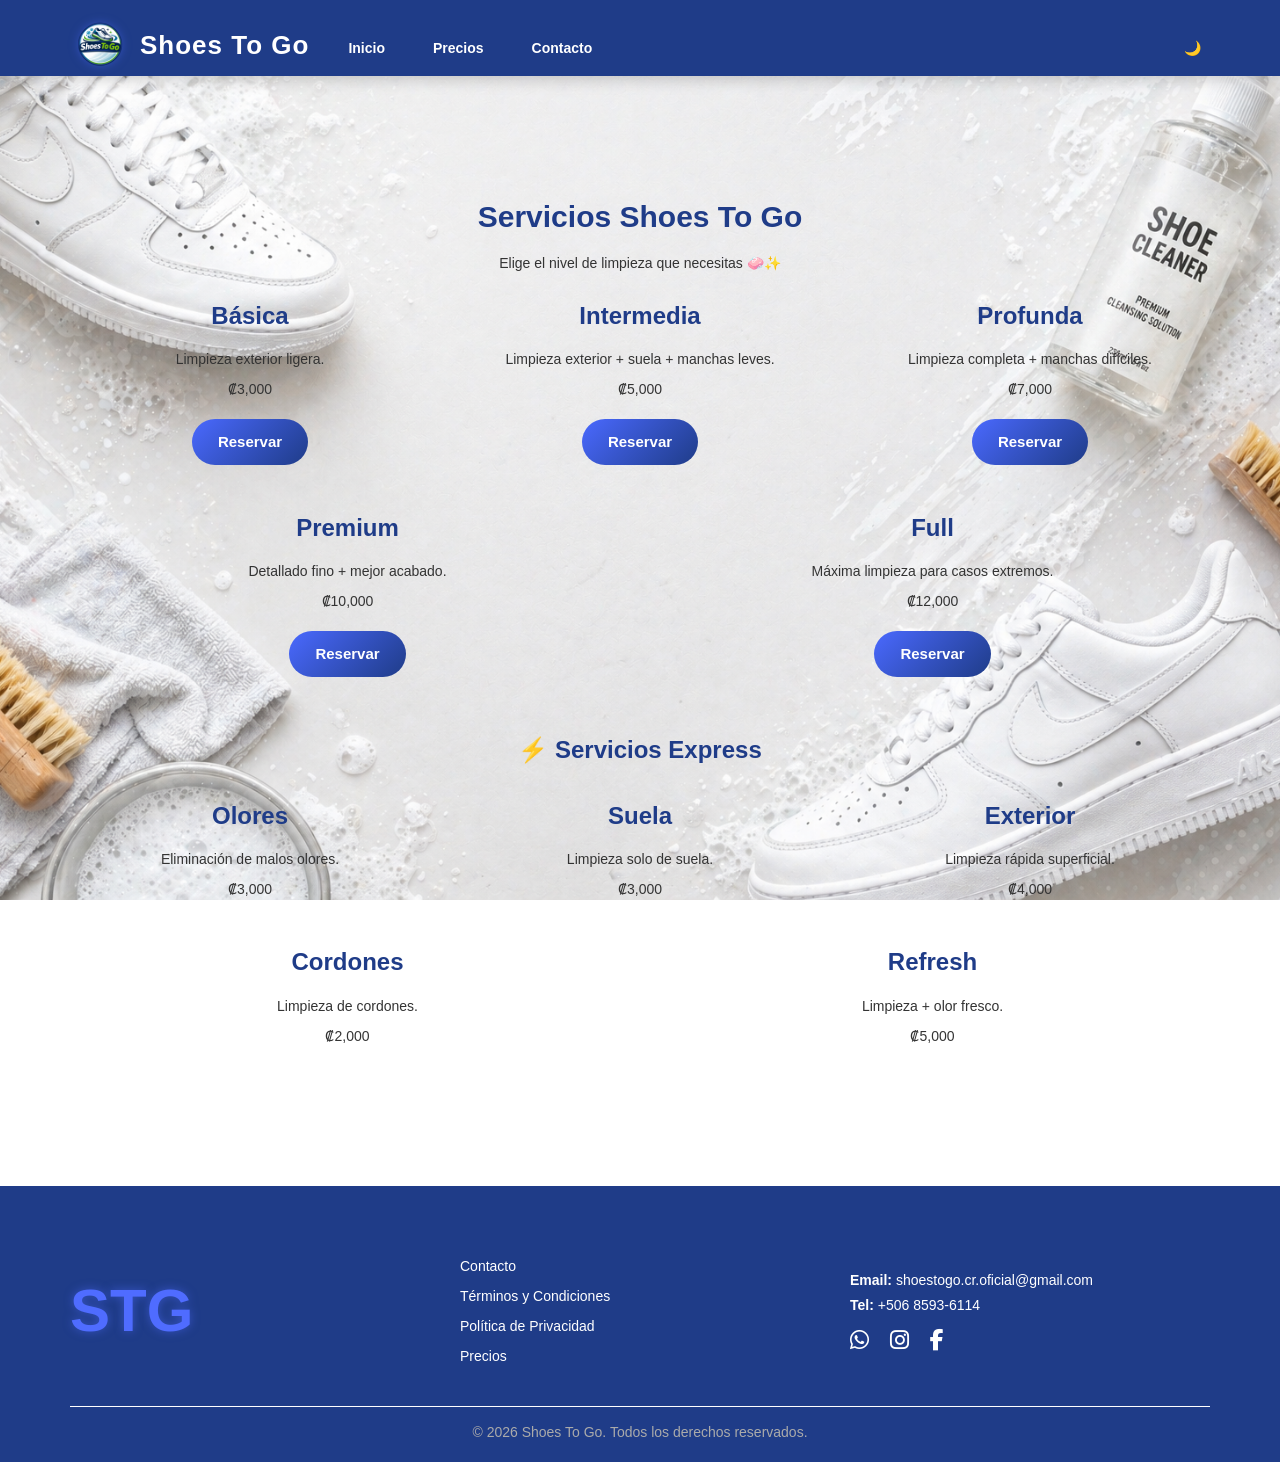
<file: html/precios.html>
<!DOCTYPE html>
<html lang="en">
<head>
    <meta charset="UTF-8">
    <meta name="viewport" content="width=device-width, initial-scale=1.0">
    <title>Precios | Shoes To Go</title>
    <link rel="icon" type="image/png" href="../img/LOGO.png">
    <meta name="viewport" content="width=device-width, initial-scale=1">
    <link rel="stylesheet" href="https://maxcdn.bootstrapcdn.com/bootstrap/3.4.1/css/bootstrap.min.css">
    <link rel="stylesheet" href="https://cdnjs.cloudflare.com/ajax/libs/font-awesome/6.5.0/css/all.min.css">
    <link rel="stylesheet" href="../style.css">
</head>
<body>
    <!-- 🔷 NAVBAR -->
    <nav class="navbar navbar-inverse navbar-fixed-top">
        <div class="container">
        
            <div class="navbar-header">
                <button type="button" class="navbar-toggle" data-toggle="collapse" data-target="#menu">
                    <span class="icon-bar"></span>
                    <span class="icon-bar"></span>
                    <span class="icon-bar"></span>
                </button>
              
                <a class="navbar-brand" href="../index.html">
                    <img src="../img/LOGO.png" alt="Logo" class="logo-navbar">
                    Shoes To Go
                </a>
            </div>
          
            <div class="collapse navbar-collapse" id="menu">
                <ul class="nav navbar-nav">
                    <li><a href="../index.html">Inicio</a></li>
                    <li><a href="precios.html">Precios</a></li>
                    <li><a href="contacto.html">Contacto</a></li>
                </ul>
              
                <ul class="nav navbar-nav navbar-right">
                    <li>
                        <a href="#" onclick="toggleDarkMode()">🌙</a>
                    </li>
                </ul>
            </div>
          
        </div>
    </nav>

    <!-- 🔥 CONTENIDO -->
    <main class="container" style="margin-top:100px; margin-bottom:60px;">

        <h2 class="text-center">Servicios Shoes To Go</h2>
        <p class="text-center">Elige el nivel de limpieza que necesitas 🧼✨</p>
        
        <!-- 🟦 PAQUETES -->
        <div class="row text-center">
        
            <!-- Básica -->
            <div class="col-md-4">
                <div class="card">
                    <h3>Básica</h3>
                    <p>Limpieza exterior ligera.</p>
                    <span>₡3,000</span>
                    <br><br>
                    <a href="reservas.html" class="btn btn-primary">
                        Reservar
                    </a>
                </div>
            </div>
          
            <!-- Intermedia -->
            <div class="col-md-4">
                <div class="card">
                    <h3>Intermedia</h3>
                    <p>Limpieza exterior + suela + manchas leves.</p>
                    <span>₡5,000</span>
                    <br><br>
                    <a href="reservas.html" class="btn btn-primary">
                        Reservar
                    </a>
                </div>
            </div>
          
            <!-- Profunda -->
            <div class="col-md-4">
                <div class="card">
                    <h3>Profunda</h3>
                    <p>Limpieza completa + manchas difíciles.</p>
                    <span>₡7,000</span>
                    <br><br>
                    <a href="reservas.html" class="btn btn-primary">
                        Reservar
                    </a>
                </div>
            </div>
        
        </div>
      
        <div class="row text-center" style="margin-top:30px;">
        
            <!-- Premium -->
            <div class="col-md-6">
                <div class="card">
                    <h3>Premium</h3>
                    <p>Detallado fino + mejor acabado.</p>
                    <span>₡10,000</span>
                    <br><br>
                    <a href="reservas.html" class="btn btn-primary">
                        Reservar
                    </a>
                </div>
            </div>
          
            <!-- Full -->
            <div class="col-md-6">
                <div class="card">
                    <h3>Full</h3>
                    <p>Máxima limpieza para casos extremos.</p>
                    <span>₡12,000</span>
                    <br><br>
                    <a href="reservas.html" class="btn btn-primary">
                        Reservar
                    </a>
                </div>
            </div>
        
        </div>
      
        <!-- ⚡ EXPRESS -->
        <h3 class="text-center" style="margin-top:60px;">⚡ Servicios Express</h3>
      
        <div class="row text-center">
        
            <div class="col-md-4">
                <div class="card">
                    <h3>Olores</h3>
                    <p>Eliminación de malos olores.</p>
                    <span>₡3,000</span>
                </div>
            </div>
          
            <div class="col-md-4">
                <div class="card">
                    <h3>Suela</h3>
                    <p>Limpieza solo de suela.</p>
                    <span>₡3,000</span>
                </div>
            </div>
          
            <div class="col-md-4">
                <div class="card">
                    <h3>Exterior</h3>
                    <p>Limpieza rápida superficial.</p>
                    <span>₡4,000</span>
                </div>
            </div>
        
        </div>
      
        <div class="row text-center" style="margin-top:30px;">
        
            <div class="col-md-6">
                <div class="card">
                    <h3>Cordones</h3>
                    <p>Limpieza de cordones.</p>
                    <span>₡2,000</span>
                </div>
            </div>
          
            <div class="col-md-6">
                <div class="card">
                    <h3>Refresh</h3>
                    <p>Limpieza + olor fresco.</p>
                    <span>₡5,000</span>
                </div>
            </div>
        
        </div>

    </main>

    <div class="footer-pro-v2">
    <div class="container">
        <div class="row footer-content">

          <!-- 🧩 LOGO -->
            <div class="col-md-4 footer-logo">
                <h1>STG</h1>
            </div>
          
            <!-- 📄 LINKS -->
            <div class="col-md-4 footer-links">
                <ul>
                    <li><a href="contacto.html">Contacto</a></li>
                    <li><a href="terminos.html">Términos y Condiciones</a></li>
                    <li><a href="politica.html">Política de Privacidad</a></li>
                    <li><a href="precios.html">Precios</a></li>
                </ul>
            </div>
          
            <!-- 📱 INFO + REDES -->
            <div class="col-md-4 footer-contact">
                <p><strong>Email:</strong> shoestogo.cr.oficial@gmail.com</p>
                <p><strong>Tel:</strong> +506 8593-6114</p>
            
                <div class="footer-social">
                    <a href="https://wa.me/50685936114" target="_blank">
                        <i class="fa-brands fa-whatsapp"></i>
                    </a>
                    <a href="https://www.instagram.com/shoes_to_go_cr/" target="_blank">
                        <i class="fa-brands fa-instagram"></i>
                    </a>
                    <a href="https://www.facebook.com/profile.php?id=61588152610042">
                        <i class="fa-brands fa-facebook-f"></i>
                    </a>
                </div>
            </div>
        
        </div>

        <!-- 🔻 LÍNEA -->
        <hr>

        <!-- COPYRIGHT -->
        <div class="footer-bottom text-center">
            © 2026 Shoes To Go. Todos los derechos reservados.
        </div>

    </div>
</div>

    <!-- 🌙 DARK MODE -->
    <script>
        function toggleDarkMode(){
            document.body.classList.toggle("dark-mode");
            localStorage.setItem("modoOscuro", document.body.classList.contains("dark-mode"));
        }

        if(localStorage.getItem("modoOscuro") === "true"){
            document.body.classList.add("dark-mode");
        }
    </script>
        <!-- jQuery (OBLIGATORIO para Bootstrap 3) -->
    <script src="https://ajax.googleapis.com/ajax/libs/jquery/3.6.0/jquery.min.js"></script>
    
    <!-- Bootstrap JS -->
    <script src="https://maxcdn.bootstrapcdn.com/bootstrap/3.4.1/js/bootstrap.min.js"></script>
</body>
</html>
</file>
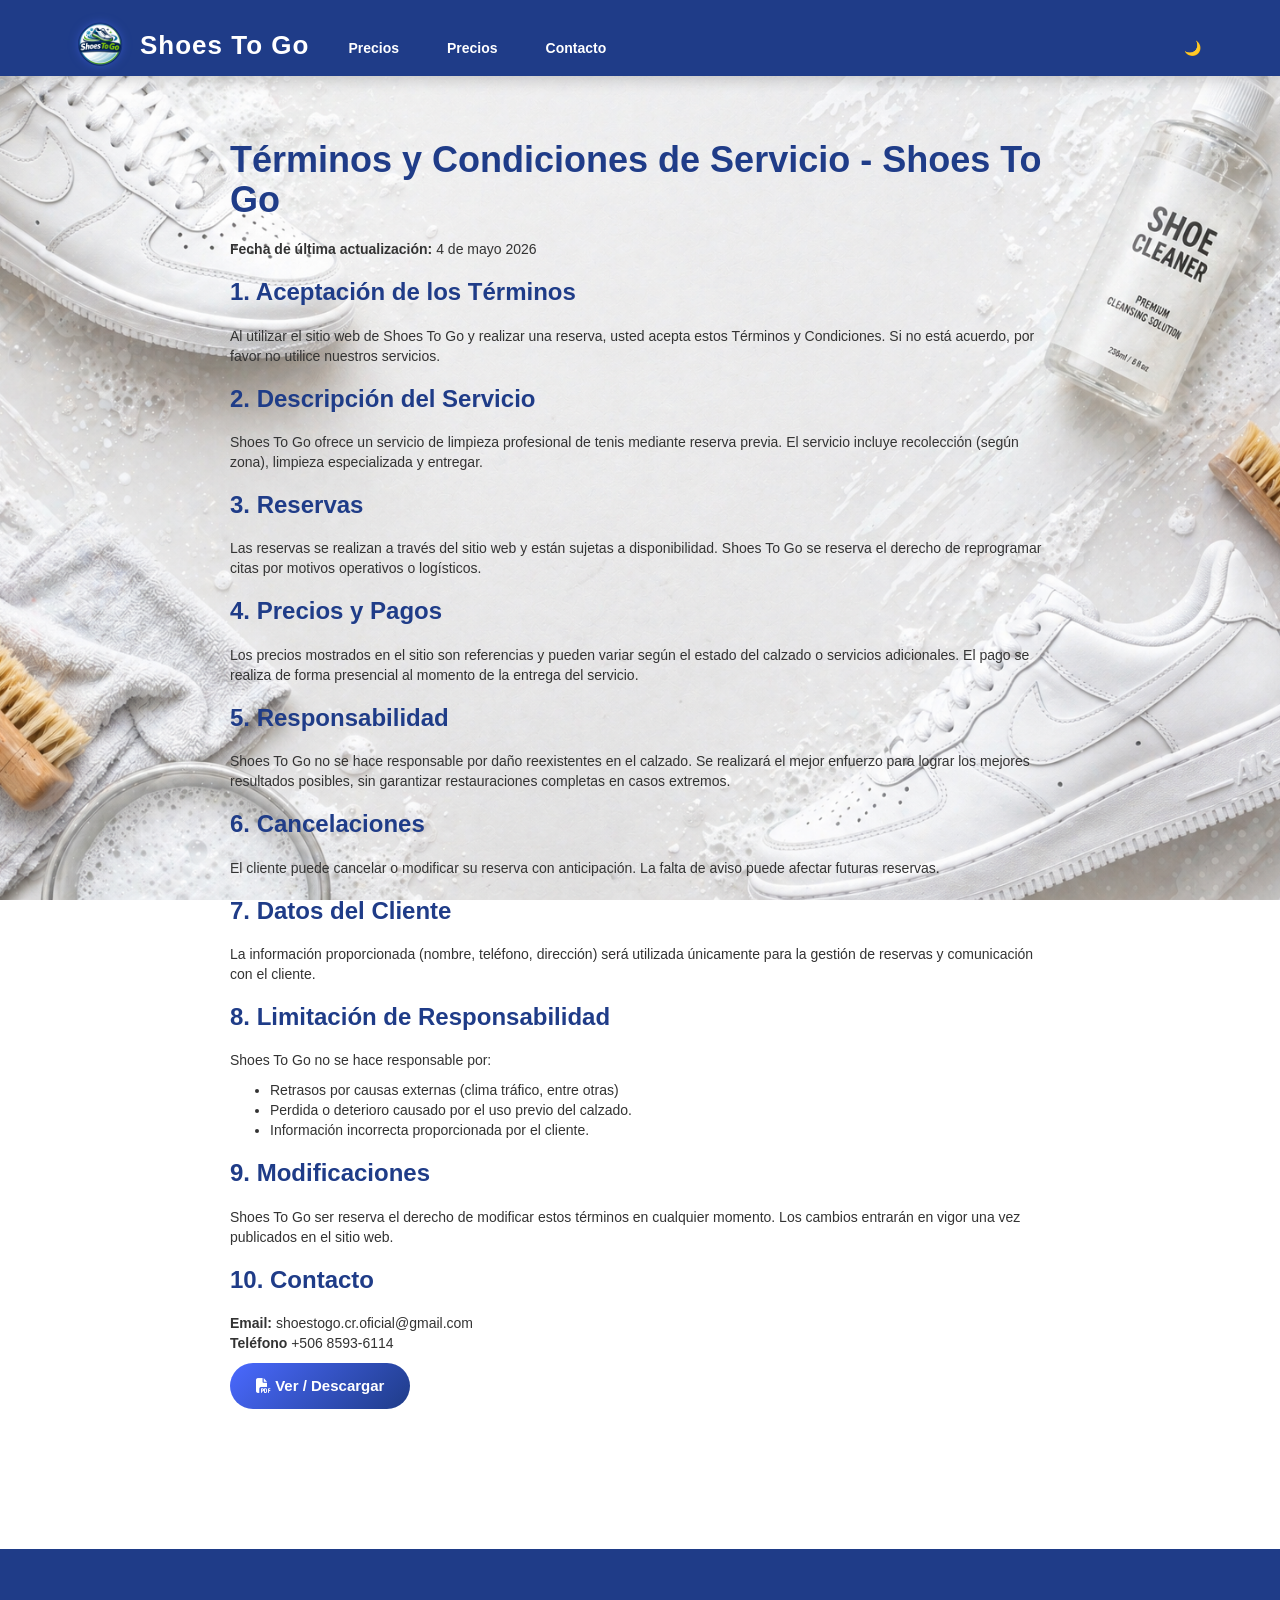
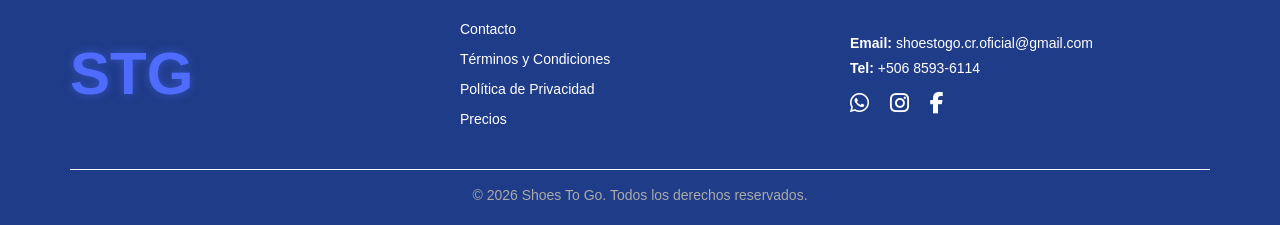
<file: html/terminos.html>
<!DOCTYPE html>
<html lang="en">
<head>
    <meta charset="UTF-8">
    <meta name="viewport" content="width=device-width, initial-scale=1.0">
    <title>Terminos y Condiciones | Shoes To Go</title>
    <link rel="icon" type="image/png" href="../img/LOGO.png">
    <meta name="viewport" content="width=device-width, initial-scale=1">
    <link rel="stylesheet" href="https://maxcdn.bootstrapcdn.com/bootstrap/3.4.1/css/bootstrap.min.css">
    <link rel="stylesheet" href="https://cdnjs.cloudflare.com/ajax/libs/font-awesome/6.5.0/css/all.min.css">
    <link rel="stylesheet" href="../style.css">
</head>
<body>

    <nav class="navbar navbar-inverse navbar-fixed-top">
      <div class="container">

        <div class="navbar-header">
          <button type="button" class="navbar-toggle" data-toggle="collapse" data-target="#menu">
            <span class="icon-bar"></span>
            <span class="icon-bar"></span>
            <span class="icon-bar"></span>
          </button>

          <a class="navbar-brand" href="../index.html">
            <img src="../img/LOGO.png" alt="Logo" class="logo-navbar">
            Shoes To Go
          </a>
        </div>

        <div class="collapse navbar-collapse" id="menu">

          <ul class="nav navbar-nav">
            <li><a href="../index.html">Precios</a></li>
            <li><a href="precios.html">Precios</a></li>
            <li><a href="contacto.html">Contacto</a></li>
          </ul>

          <ul class="nav navbar-nav navbar-right">
        <li>
          <a href="#" onclick="toggleDarkMode()">🌙</a>
        </li>
      </ul>

        </div>

      </div>
    </nav>
    <div class="container" style="max-width: 900px; margin: auto; padding: 40px;">
        <h1>Términos y Condiciones de Servicio - Shoes To Go</h1>
        <p><strong>Fecha de última actualización:</strong> 4 de mayo 2026</p>

        <h3>1. Aceptación de los Términos</h3>
        <p>
            Al utilizar el sitio web de Shoes To Go y realizar una reserva, usted acepta estos Términos y Condiciones.
            Si no está acuerdo, por favor no utilice nuestros servicios.
        </p>

        <h3>2. Descripción del Servicio</h3>
        <p>
            Shoes To Go ofrece un servicio de limpieza profesional de tenis mediante reserva previa.
            El servicio incluye recolección (según zona), limpieza especializada y entregar.
        </p>

        <h3>3. Reservas</h3>
        <p>
            Las reservas se realizan a través del sitio web y están sujetas a disponibilidad.
            Shoes To Go se reserva el derecho de reprogramar citas por motivos operativos o logísticos.
        </p>

        <h3>4. Precios y Pagos</h3>
        <p>
            Los precios mostrados en el sitio son referencias y pueden variar según el estado del calzado o servicios adicionales.
            El pago se realiza de forma presencial al momento de la entrega del servicio.
        </p>

        <h3>5. Responsabilidad</h3>
        <p>
            Shoes To Go no se hace responsable por daño reexistentes en el calzado.
            Se realizará el mejor enfuerzo para lograr los mejores resultados posibles, sin garantizar restauraciones completas en casos extremos.
        </p>

        <h3>6. Cancelaciones</h3>
        <p>
            El cliente puede cancelar o modificar su reserva con anticipación.
            La falta de aviso puede afectar futuras reservas.
        </p>

        <h3>7. Datos del Cliente</h3>
        <p>
            La información proporcionada (nombre, teléfono, dirección) será utilizada únicamente para la gestión de reservas y comunicación con el cliente.
        </p>

        <h3>8. Limitación de Responsabilidad</h3>
        <p>
            Shoes To Go no se hace responsable por:
        </p>
        <ul>
            <li>Retrasos por causas externas (clima tráfico, entre otras)</li>
            <li>Perdida o deterioro causado por el uso previo del calzado.</li>
            <li>Información incorrecta proporcionada por el cliente.</li>
        </ul>

        <h3>9. Modificaciones</h3>
        <p>
            Shoes To Go ser reserva el derecho de modificar estos términos en cualquier momento.
            Los cambios entrarán en vigor una vez publicados en el sitio web.
        </p>

        <h3>10. Contacto</h3>
        <p>
            <strong>Email:</strong> shoestogo.cr.oficial@gmail.com <br>
            <strong>Teléfono</strong> +506 8593-6114
            
        </p>
        <a href="../doc/ShoesToGo-Terminos_y_Condiciones.pdf" target="_blank" class="btn btn-primary">
            <i class="fa fa-file-pdf"></i> Ver / Descargar
        </a>
        <br></br>
    </div>
    <div class="footer-pro-v2">
    <div class="container">
        <div class="row footer-content">

          <!-- 🧩 LOGO -->
            <div class="col-md-4 footer-logo">
                <h1>STG</h1>
            </div>
          
            <!-- 📄 LINKS -->
            <div class="col-md-4 footer-links">
                <ul>
                    <li><a href="contacto.html">Contacto</a></li>
                    <li><a href="terminos.html">Términos y Condiciones</a></li>
                    <li><a href="politica.html">Política de Privacidad</a></li>
                    <li><a href="precios.html">Precios</a></li>
                </ul>
            </div>
          
            <!-- 📱 INFO + REDES -->
                <div class="col-md-4 footer-contact">
                    <p><strong>Email:</strong> shoestogo.cr.oficial@gmail.com</p>
                    <p><strong>Tel:</strong> +506 8593-6114</p>
                
                    <div class="footer-social">
                        <a href="https://wa.me/50685936114" target="_blank">
                            <i class="fa-brands fa-whatsapp"></i>
                        </a>
                        <a href="https://www.instagram.com/shoes_to_go_cr/" target="_blank">
                            <i class="fa-brands fa-instagram"></i>
                        </a>
                        <a href="https://www.facebook.com/profile.php?id=61588152610042">
                            <i class="fa-brands fa-facebook-f"></i>
                        </a>
                    </div>
                </div>
        
        </div>

        <!-- 🔻 LÍNEA -->
        <hr>

        <!-- COPYRIGHT -->
        <div class="footer-bottom text-center">
            © 2026 Shoes To Go. Todos los derechos reservados.
        </div>

    </div>
        <!-- 🌙 DARK MODE -->
    <script>
        function toggleDarkMode(){
            document.body.classList.toggle("dark-mode");
            localStorage.setItem("modoOscuro", document.body.classList.contains("dark-mode"));
        }

        if(localStorage.getItem("modoOscuro") === "true"){
            document.body.classList.add("dark-mode");
        }
    </script>
</div>
<script src="https://ajax.googleapis.com/ajax/libs/jquery/3.6.0/jquery.min.js"></script>
<script src="https://maxcdn.bootstrapcdn.com/bootstrap/3.4.1/js/bootstrap.min.js"></script>
</body>
</html>
</file>
<file: style.css>
/* ============================= */
/* ✅ ESTILO GENERAL */
/* ============================= */

body {
    background: url("img/white.png") no-repeat center center fixed;
    background-size: cover;
    font-family: "Segoe UI", Tahoma, sans-serif;
    color: #333;
    padding-bottom: 80px;
    padding-top: 80px; /* 👈 ESTO ES LA SOLUCIÓN */
}

html, body {
    height: 100%;
}

body {
    display: flex;
    flex-direction: column;
    min-height: 100vh;
}

main {
    flex: 1;
}

.reservas-page {
    padding-top: 40px;
}

.container {
    margin-top: 20px;
    animation: fadeIn 0.6s ease-in-out;
}

/* ============================= */
/* 🔥 CONTACT HERO PRO */
/* ============================= */

.contact-hero {
  padding: 100px 0 60px;
  background: linear-gradient(135deg, rgba(74,105,255,0.1), rgba(0,0,0,0.05)),
              url("img/white.png");
  background-size: cover;
  background-position: center;
}

.contact-tag {
  color: #4a69ff;
  font-weight: bold;
  letter-spacing: 1px;
}

.contact-hero h1 {
  font-size: 42px;
  font-weight: bold;
  margin: 15px 0;
}

.contact-desc {
  font-size: 16px;
  opacity: 0.8;
}

.contact-points {
  margin-top: 20px;
}

.contact-points span {
  display: inline-block;
  margin-right: 15px;
  font-weight: 600;
}

.contact-img {
  width: 100%;
  max-width: 420px;
  border-radius: 20px;
  box-shadow: 0 20px 40px rgba(0,0,0,0.25);
}

/* ============================= */
/* 📞 CONTACT INFO */
/* ============================= */

.contact-info {
  padding: 80px 20px;
  text-align: center;
}

.contact-info h2 {
  font-size: 32px;
  margin-bottom: 10px;
}

.contact-info p {
  opacity: 0.8;
}

.contact-info .col-md-3 {
  margin-top: 30px;
  transition: 0.3s;
}

.contact-info .col-md-3:hover {
  transform: translateY(-5px);
}

.contact-info h3 {
  font-size: 28px;
}

.contact-info a {
  display: inline-block;
  margin-top: 10px;
  color: #4a69ff;
  font-weight: bold;
}

/* ============================= */
/* 🔥 HERO PREMIUM */
/* ============================= */



.contact-tag {
  color: #4a69ff;
  font-weight: bold;
  letter-spacing: 1px;
}

.contact-hero h1 {
  font-size: 42px;
  font-weight: bold;
}

.contact-desc {
  margin: 20px 0;
  color: #ccc;
}

.contact-points span {
  display: inline-block;
  margin-right: 15px;
  font-weight: 600;
  color: #fff;
}

/* 🖼️ CARD IMAGEN */
.contact-card-img {
  background: #111;
  padding: 10px;
  border-radius: 20px;
  box-shadow: 0 20px 60px rgba(0,0,0,0.6);
}

.contact-card-img img {
  width: 100%;
  border-radius: 15px;
}

/* ============================= */
/* 🌙 MODO CLARO (opcional) */
/* ============================= */

body:not(.dark-mode) .contact-hero {
  background: linear-gradient(135deg, #f8f9ff, #eef2ff);
  color: #222;
}

body:not(.dark-mode) .contact-info p {
  color: #555;
}

/* 🔵 TITULO */
.contact-info h2 {
  color: #4a69ff;
}

/* 📝 TEXTO */


/* ============================= */
/* ☀️ FIX MODO CLARO CONTACT */
/* ============================= */

body:not(.dark-mode) .contact-hero {
  background: linear-gradient(135deg, #ffffff, #f3f6ff);
  color: #111;
}

body:not(.dark-mode) .contact-hero h1 {
  color: #111;
}

body:not(.dark-mode) .contact-desc {
  color: #444;
}

body:not(.dark-mode) .contact-points span {
  color: #222;
}

.contact-icon {
  font-size: 30px;
  margin-bottom: 10px;
  color: #4a69ff; 
}

/* Hover elegante */
.contact-info .col-md-3:hover .contact-icon {
  transform: scale(1.2);
  transition: 0.3s;
}

/* ============================= */
/* 🌙 DARK MODE CONTACT */
/* ============================= */

.dark-mode .contact-hero {
  background: linear-gradient(135deg, #0b0f14, #1c1c1c);
  color: white;
}

.dark-mode .contact-desc,
.dark-mode .contact-info p {
  color: #ccc;
}

.dark-mode .contact-info {
  background: transparent;
  color: white;
}

.dark-mode .contact-info a {
  color: #4a69ff;
}

/* ICONOS BASE */
.contact-icon {
  font-size: 32px;
  margin-bottom: 10px;
  transition: 0.3s;
}

/* COLORES DE MARCA */
.email {
  color: #4a69ff; /* azul tu marca */
}

.whatsapp {
  color: #25D366;
}

.facebook {
  color: #1877F2;
}

.instagram {
  color: #E1306C;
  text-shadow: 0 0 10px rgba(225,48,108,0.5);
}

@media (max-width: 768px) {
  .contact-info .col-md-3 {
    margin-bottom: 30px;
  }

  .contact-icon {
    font-size: 28px;
  }
}

.contact-icon {
  padding: 12px;
  border-radius: 50%;
  background: rgba(255,255,255,0.05);
}

/* HOVER PRO */
.contact-info .col-md-3:hover .contact-icon {
  transform: scale(1.2);
}

/* ============================= */
/* 📦 CONTACT CARDS */
/* ============================= */

.contact-card {
  background: rgba(255,255,255,0.05);
  padding: 25px;
  border-radius: 20px;
  text-align: center;
  backdrop-filter: blur(10px);
  transition: 0.3s;
  height: 100%;
}

/* Hover elegante */
.contact-card:hover {
  transform: translateY(-8px);
  box-shadow: 0 10px 30px rgba(0,0,0,0.4);
}

/* Iconos */
.contact-icon {
  font-size: 32px;
  margin-bottom: 10px;
}

/* Texto */
.contact-card p {
  font-weight: bold;
  margin-top: 10px;
}

.contact-card a {
  display: inline-block;
  margin-top: 8px;
  color: #4a69ff;
}

/* ============================= */
/* 🌙 DARK MODE */
/* ============================= */

.dark-mode .contact-card {
  background: rgba(255,255,255,0.05);
}

/* ============================= */
/* ☀️ LIGHT MODE */
/* ============================= */

body:not(.dark-mode) .contact-card {
  background: #ffffff;
  box-shadow: 0 5px 20px rgba(0,0,0,0.1);
}

@media (max-width: 768px) {
  .contact-card {
    margin-bottom: 20px;
  }
}

.contact-card.whatsapp:hover {
  box-shadow: 0 0 20px #25D366;
}

.contact-card.facebook:hover {
  box-shadow: 0 0 20px #1877F2;
}

.contact-card.instagram:hover {
  box-shadow: 0 0 20px #E1306C;
}

.contact-card span {
  display: block;
  font-size: 14px;
  margin-top: 5px;
  word-break: break-word;
  overflow-wrap: break-word;
}

@media (max-width: 768px) {

  .contact-hero {
    padding: 60px 20px;
    text-align: center;
  }

  .contact-hero h1 {
    font-size: 28px;
  }

  .contact-desc {
    font-size: 14px;
  }

  .contact-points span {
    display: block;
    margin: 8px 0;
  }

}

/* ============================= */
/* ✅ NAVBAR CORPORATIVA PREMIUM */
/* ============================= */

.logo-navbar {
    height: 60px;
    margin-right: 10px;
    filter: drop-shadow(0 0 5px rgba(74,105,255,0.5));
}

.navbar-brand {
    display: flex;
    align-items: center;
}

.navbar-inverse {
    background: #1f3c88 !important;
    border: none !important;
    border-radius: 0 !important;
    box-shadow: 0 4px 14px rgba(0,0,0,0.18);
}

/* Logo */
.navbar-inverse .navbar-brand {
    color: white !important;
    font-weight: 900;
    font-size: 26px !important;
    letter-spacing: 1px;
    padding: 18px 15px !important;
}

/* Links */
.navbar-inverse .navbar-nav > li > a {
    color: white !important;
    font-weight: 600;
    padding: 10px 18px !important;
    margin: 8px 6px !important;
    border-radius: 14px;
    transition: all 0.3s ease;
}

/* Hover */
.navbar-inverse .navbar-nav > li > a:hover {
    background: rgba(255,255,255,0.20) !important;
    box-shadow: 0 4px 12px rgba(0,0,0,0.18);
    transform: translateY(-2px);
}



/* ============================= */
/* ✅ DROPDOWN NAVBAR PREMIUM */
/* ============================= */

.dropdown-menu {
    border-radius: 14px !important;
    padding: 10px 0;
    border: none;
    box-shadow: 0 8px 20px rgba(0,0,0,0.2);
}

.dropdown-menu li a {
    padding: 12px 18px;
    font-weight: 600;
    color: #1f3c88 !important;
    transition: 0.3s;
}

.dropdown-menu li a:hover {
    background: #f2f5ff !important;
    color: #4a69ff !important;
}

/* Botón Dark Mode */
.dark-btn {
    font-size: 20px !important;
    padding: 10px 14px !important;
    margin-top: 6px !important;
    border-radius: 50% !important;
}

.dark-btn:hover {
    background: rgba(255,255,255,0.25) !important;
}

/* Responsive navbar */
@media (max-width: 768px) {
    .navbar-inverse .navbar-nav > li > a {
        margin: 6px 0 !important;
        text-align: center;
        border-radius: 12px;
    }
}

/* ============================= */
/* ✅ TITULOS */
/* ============================= */

h1, h2, h3, h4 {
    font-weight: 800;
    color: #1f3c88;
    margin-bottom: 20px;
}

/* ============================= */
/* ✅ HERO / JUMBOTRON */
/* ============================= */

.jumbotron {
    background: white;
    border-radius: 18px;
    padding: 40px;
    box-shadow: 0 10px 25px rgba(0,0,0,0.1);
}

.jumbotron h1 {
    font-weight: 900;
}

/* ============================= */
/* ✅ BOTONES PREMIUM */
/* ============================= */

.btn {
    border-radius: 50px !important;
    padding: 12px 26px !important;
    font-weight: 700 !important;
    font-size: 15px;
    transition: all 0.3s ease;
}

.btn-primary {
    background: linear-gradient(135deg, #4a69ff, #1f3c88) !important;
    border: none !important;
}

.btn-primary:hover {
    background: linear-gradient(135deg, #1f3c88, #4a69ff) !important;
    transform: translateY(-2px);
}

.btn-lg {
    padding: 15px 34px !important;
    font-size: 18px !important;
}

/* Botón Reservar igual en paquetes */
.btn-reservar {
    background: linear-gradient(135deg, #4a69ff, #1f3c88) !important;
    color: white !important;
    border: none !important;
    padding: 12px 28px !important;
    border-radius: 50px !important;
    font-weight: 800 !important;
    display: inline-block;
}

.btn-reservar:hover {
    transform: translateY(-2px);
    box-shadow: 0 10px 18px rgba(0,0,0,0.18);
}

/* ============================= */
/* ✅ CARDS */
/* ============================= */

.card-status {
    background: white;
    border-radius: 16px;
    padding: 22px;
    margin-bottom: 18px;
    box-shadow: 0 8px 20px rgba(0,0,0,0.08);
    transition: transform 0.3s ease;
    overflow: hidden;
}

.card-status:hover {
    transform: translateY(-6px);
    box-shadow: 0 12px 25px rgba(0,0,0,0.12);
}

/* ============================= */
/* ✅ FORMULARIOS */
/* ============================= */

form {
    background: white;
    padding: 30px;
    border-radius: 18px;
    box-shadow: 0 10px 25px rgba(0,0,0,0.08);
}

.form-control {
    border-radius: 12px;
    border: 1px solid #ccd;
}

.form-control:focus {
    border-color: #4a69ff;
    box-shadow: 0 0 6px rgba(74,105,255,0.4);
}

/* ============================= */
/* 🎞️ SLIDER GALERÍA */
/* ============================= */

/* ============================= */
/* 🎞️ GALERÍA PRO (ANTES VS DESPUÉS) */
/* ============================= */

#galeria h2 {
    margin-bottom: 10px;
}

#galeria p {
    margin-bottom: 30px;
    color: #ccc;
}

/* Contenedor del carrusel */
.carousel-inner {
    min-height: 460px;
}

/* Cada slide centrado */
.carousel .item {
    display: flex;
    justify-content: center;
    align-items: center;
    min-height: 460px;
}

/* Contenido interno (Antes vs Después) */
.carousel .row {
    display: flex;
    justify-content: center;
    align-items: center;
    gap: 80px; /* separación entre imágenes */
}

/* IMÁGENES */
.compare-img {
    width: 100%;
    max-width: 420px;   /* tamaño grande */
    height: 320px;      /* altura uniforme */
    object-fit: cover;  /* recorte limpio */
    border-radius: 16px;
    display: block;
    margin: 10px auto;
    box-shadow: 0 10px 25px rgba(0,0,0,0.25);
}

/* Títulos "Antes / Después" */
.carousel h4 {
    margin-bottom: 10px;
}

/* ============================= */
/* 🔘 INDICADORES (puntitos) */
/* ============================= */

.carousel-indicators {
    bottom: -10px; /* centrados abajo */
}

.carousel-indicators li {
    background-color: #aaa;
    width: 10px;
    height: 10px;
    border-radius: 50%;
}

.carousel-indicators .active {
    background-color: #4a69ff;
}

/* ============================= */
/* ⬅️➡️ FLECHAS */
/* ============================= */

.carousel-control {
    background: none !important;
}

.carousel-control .glyphicon {
    font-size: 30px;
    color: #4a69ff;
}

/* ============================= */
/* 📱 RESPONSIVE (celular) */
/* ============================= */

@media (max-width: 768px) {

    .carousel .row {
        flex-direction: column;
        gap: 20px;
    }

    .compare-img {
        max-width: 90%;
        height: 250px;
    }

    .carousel-inner {
        min-height: 520px;
    }
}

/* Títulos */
.carousel h4 {
    margin-bottom: 10px;
}

/* ============================= */
/* ⭐ TESTIMONIOS */
/* ============================= */

.stars i {
    color: gold;
    font-size: 18px;
    margin: 2px;
}

/* ============================= */
/* ❓ FAQ ACORDEÓN */
/* ============================= */

.faq-item {
    background: white;
    border-radius: 16px;
    margin-bottom: 15px;
    box-shadow: 0 6px 18px rgba(0,0,0,0.08);
    overflow: hidden;
}

.faq-question {
    width: 100%;
    padding: 18px 20px;
    background: none;
    border: none;
    font-size: 16px;
    font-weight: 800;
    color: #1f3c88;
    text-align: left;
    cursor: pointer;
}

.faq-answer {
    max-height: 0;
    overflow: hidden;
    padding: 0 20px;
    font-size: 15px;
    color: #444;
    line-height: 1.6;
    transition: max-height 0.4s ease;
}

.faq-item.active .faq-answer {
    max-height: 200px;
    padding: 0 20px 18px;
}

/* ============================= */
/* ✅ FOOTER */
/* ============================= */

.dark-mode .footer-pro-v2 {
  background: #0b0f14 !important;
  color: #fff !important;
}

.dark-mode .footer-pro-v2 a {
    color: #ddd;
}

.footer-pro-v2 {
  background: #1f3c88;
  color: #333;
  padding: 40px 0 20px;
  margin-top: 80px;
}

/* layout */
.footer-content {
  display: flex;
  align-items: center;
  justify-content: space-between;
}

.footer-logo h1 {
  font-size: 60px;
  font-weight: bold;
  color: #4f6cff;
  text-shadow: 0 0 10px rgba(79, 108, 255, 0.5);
}

/* links */
.footer-links ul {
  list-style: none;
  padding: 0;
}

.footer-links li {
  margin: 10px 0;
}

.footer-links a {
  color: #ddd;
  text-decoration: none;
  transition: 0.3s;
}

.footer-links a:hover {
  color: #6a5cff;
}

/* contacto */
.footer-contact p {
  margin: 5px 0;
}

/* redes */
.footer-social {
  margin-top: 10px;
}

.footer-social a {
  margin-right: 15px;
  font-size: 22px;
  color: #fff;
  transition: 0.3s;
}

.footer-social a:hover {
  color: #6a5cff;
}

/* línea */
.footer-pro-v2 hr {
  border-color: #222;
  margin: 30px 0 15px;
}

/* copyright */
.footer-bottom {
  font-size: 14px;
  color: #aaa;
}

/* ============================= */
/* 🔥 FIX FOOTER BLANCO TOTAL */
/* ============================= */

.footer-pro-v2,
.footer-pro-v2 p,
.footer-pro-v2 a,
.footer-pro-v2 strong,
.footer-pro-v2 li {
    color: #ffffff !important;
}

/* Línea blanca */
.footer-pro-v2 hr {
    border-color: #ffffff !important;
}

/* Redes */
.footer-social a {
    color: #ffffff !important;
}

/* Hover opcional (más pro) */
.footer-social a:hover {
    color: #4a69ff !important;
}

/* ============================= */
/* ✅ FLOATING MENU APP */
/* ============================= */

.floating-menu {
    position: fixed;
    bottom: 27px;
    right: 20px;
    z-index: 999;
}

/* Botón principal */
.main-float-btn {
    width: 65px;
    height: 65px;
    border-radius: 50%;
    border: none;
    background: #1f3c88;
    color: white;
    font-size: 28px;
    cursor: pointer;
    box-shadow: 0 6px 15px rgba(0,0,0,0.3);
    transition: transform 0.3s ease;
}

.main-float-btn:hover {
    transform: scale(1.1);
}

/* Opciones */
.float-option {
    position: absolute;
    right: 0;
    width: 55px;
    height: 55px;
    border-radius: 50%;
    text-align: center;
    line-height: 55px;
    font-size: 24px;
    color: white;
    text-decoration: none;
    opacity: 0;
    pointer-events: none;
    transition: all 0.3s ease;
}

/* Colores */
.float-option.whatsapp { background: #25d366; }
.float-option.instagram { background: linear-gradient(135deg, #fd1d1d, #833ab4, #fcb045); }
.float-option.tiktok { background: black; }
.float-option.facebook { background: #1877f2; }
.float-option.calendar { background: #4a69ff; }

/* Activo */
.floating-menu.active .float-option {
    opacity: 1;
    pointer-events: auto;
}

/* Posiciones */
.floating-menu.active .whatsapp { transform: translateY(-70px); }
.floating-menu.active .instagram { transform: translateY(-140px); }
.floating-menu.active .tiktok { transform: translateY(-210px); }
.floating-menu.active .facebook { transform: translateY(-280px); }
.floating-menu.active .calendar { transform: translateY(-350px); }

/* Hover */
.float-option:hover {
    transform: scale(1.08);
    box-shadow: 0 8px 18px rgba(0,0,0,0.25);
}

/* ============================= */
/* 🌙 DARK MODE COMPLETO */
/* ============================= */

.dark-mode {
    background: url("img/dark.png") no-repeat center center fixed;
    background-size: cover !important;
    color: white !important;
}

.dark-mode .jumbotron,
.dark-mode form,
.dark-mode .card-status,
.dark-mode .faq-item {
    background: #1e1e1e !important;
    color: white !important;
}

.dark-mode h1,
.dark-mode h2,
.dark-mode h3,
.dark-mode h4 {
    color: #4a69ff !important;
}

.dark-mode .faq-question {
    color: #4a69ff !important;
}

.dark-mode .faq-answer {
    color: #ddd !important;
}

.dark-mode .navbar-inverse,
.dark-mode .footer {
    background: black !important;
}

.dark-mode .form-control {
    background: #111 !important;
    color: white !important;
    border: 1px solid #444;
}

.dark-mode .dropdown-menu {
    background: #1e1e1e !important;
}

.dark-mode .dropdown-menu li a {
    color: white !important;
}

.dark-mode .dropdown-menu li a:hover {
    background: #333 !important;
}

#zonas {
  padding-top: 40px;
  padding-bottom: 50px;
}

#zonas iframe {
  box-shadow: 0 8px 20px rgba(0,0,0,0.15);
}

/* ============================= */
/* 🌙 DARK MODE - EXTRAS FIX */
/* ============================= */

.dark-mode .extras-box {
    background: #1e1e1e !important;
    color: white !important;
    box-shadow: inset 0 0 10px rgba(255,255,255,0.05);
}

.dark-mode .extras-box label {
    color: white !important;
}

.dark-mode .extras-box input {
    accent-color: #4a69ff; /* color bonito del check */
}

/* ============================= */
/* 🗺️ MAPA RESPONSIVE FIX FINAL */
/* ============================= */

.map-container {
    position: relative;
    width: 100%;
    padding-bottom: 56.25%; /* Proporción 16:9 */
    border-radius: 18px;
    overflow: hidden;
    box-shadow: 0 8px 20px rgba(0,0,0,0.15);
}

.map-container iframe {
    position: absolute;
    top: 0;
    left: 0;
    width: 100%;
    height: 100%;
    border: 0;
}

#zonas select {
    margin-bottom: 10px;
}
#resultadoZona {
    font-weight: bold;
    font-size: 16px;
}

/* ============================= */
/* 🚀 SERVICIOS PRO UI */
/* ============================= */

#servicios .row {
    display: flex;
    flex-wrap: wrap;
    justify-content: center;
    gap: 20px;
}

#servicios .col-md-4 {
    width: 300px;
}

/* CARD MEJORADA */
.service-card {
    border-radius: 20px;
    padding: 25px;
    position: relative;
    backdrop-filter: blur(10px);
    transition: all 0.3s ease;
}

.service-card:hover {
    transform: translateY(-8px) scale(1.02);
    box-shadow: 0 15px 30px rgba(0,0,0,0.15);
}

/* ICONO */
.icon-circle {
    width: 70px;
    height: 70px;
    border-radius: 50%;
    margin: 0 auto 15px;
    display: flex;
    align-items: center;
    justify-content: center;
    font-size: 26px;
    box-shadow: 0 6px 18px rgba(0,0,0,0.1);
}

/* PRECIO */
.price {
    margin-top: 12px;
    padding: 8px 16px;
    border-radius: 20px;
    display: inline-block;
    font-weight: bold;
    font-size: 15px;
}

/* ============================= */
/* 🎨 COLORES */
/* ============================= */

.pink { background: #ffe0f0; color: #ff4da6; }
.orange { background: #ffe8d6; color: #ff8c42; }
.red { background: #ffe0e0; color: #ff4d4d; }
.blue { background: #e0ecff; color: #3b82f6; }
.purple { background: #efe0ff; color: #8b5cf6; }

.green { background: #e0ffe5; color: #22c55e; }
.violet { background: #f3e8ff; color: #a855f7; }
.yellow { background: #fff7d6; color: #eab308; }
.cyan { background: #e0f7ff; color: #06b6d4; }
.sky { background: #e0f2ff; color: #0ea5e9; }

.extras-box {
    background: #f8f9ff;
    padding: 15px;
    border-radius: 12px;
    box-shadow: inset 0 0 10px rgba(0,0,0,0.05);
}

.extras-box label {
    display: block;
    padding: 6px;
    cursor: pointer;
    font-weight: 600;
}

.extras-box input {
    margin-right: 8px;
}



/* responsive */
@media (max-width: 768px) {
  .footer-content {
    flex-direction: column;
    text-align: center;
    gap: 20px;
  }

  .footer-logo h1 {
    font-size: 40px;
  }
}



/* ============================= */
/* 📱 RESPONSIVE */
/* ============================= */

@media (max-width: 768px) {
    .map-responsive {
        padding-bottom: 75%; /* más cuadrado en celular */
    }
}

@media (max-width: 768px) {
    .jumbotron {
        padding: 25px;
    }

    .footer {
        font-size: 14px;
        padding: 12px;
    }
}

/* ============================= */
/* ✅ ANIMACIÓN */
/* ============================= */

@keyframes fadeIn {
    from {
        opacity: 0;
        transform: translateY(15px);
    }
    to {
        opacity: 1;
        transform: translateY(0);
    }
}

@keyframes fadeIn {}

@media (max-width: 768px) {
  .contact-card-img img {
    max-width: 90%;
    margin-top: 20px;
  }
}

/* ============================= */
/* 📄 LEGAL PAGES (TERMINOS / POLITICA) */
/* ============================= */

.legal-page {
    margin-top: 100px;
    margin-bottom: 60px;
    max-width: 900px;
    
    background: rgba(0, 0, 0, 0.75);
    padding: 40px;
    border-radius: 20px;
    
    backdrop-filter: blur(10px);
}

/* TITULO */
.legal-page h1 {
    text-align: center;
    margin-bottom: 10px;
}

/* FECHA */
.legal-page p strong {
    display: block;
    text-align: center;
    font-size: 13px;
    margin-bottom: 30px;
    color: #bbb;
}

/* SECCIONES */
.legal-page h3 {
    margin-top: 25px;
    color: #4a69ff;
}

/* TEXTO */
.legal-page p,
.legal-page li {
    color: #ddd;
    line-height: 1.6;
}

/* LISTAS */
.legal-page ul {
    margin-left: 20px;
    margin-bottom: 15px;
}

/* 🌞 MODO CLARO */
body:not(.dark-mode) .legal-page {
    background: rgba(255,255,255,0.95);
}

body:not(.dark-mode) .legal-page p,
body:not(.dark-mode) .legal-page li {
    color: #333;
}

body:not(.dark-mode) .legal-page p strong {
    color: #666;
}

/* ADMIN PANEL PRO */
.admin-box {
  background: rgba(0,0,0,0.75);
  padding: 30px;
  border-radius: 20px;
  backdrop-filter: blur(10px);
  margin-top: 100px;
  color: white;
}

.admin-box h1 {
  color: #4a69ff;
}

.admin-box table {
  background: rgba(255,255,255,0.05);
  color: white;
}

.admin-box th {
  background: rgba(255,255,255,0.1);
  color: #4a69ff;
}

td {
  vertical-align: middle !important;
}

td:nth-child(5) {
  font-size: 13px;
  color: #bbb;
}

.table td,
.table th {
  vertical-align: middle !important;
}

.btn-eliminar {
    background: #249653 !important;
    border: none !important;
    color: white;
    border-radius: 20px;
    padding: 10px 18px;
}

.btn-eliminar:hover {
    background: #27ae60 !important;
}

.btn.btn-eliminar {
    background: #14703a !important;
    border: none !important;
    color: white !important;
}


.btn-eliminar {
  background: #ff4d4d;
  color: white;
  border-radius: 8px;
}

.btn-eliminar:hover {
  background: #ff1a1a;
}

.badge {
  background: #4a69ff;
  margin-right: 5px;
}
</file>
